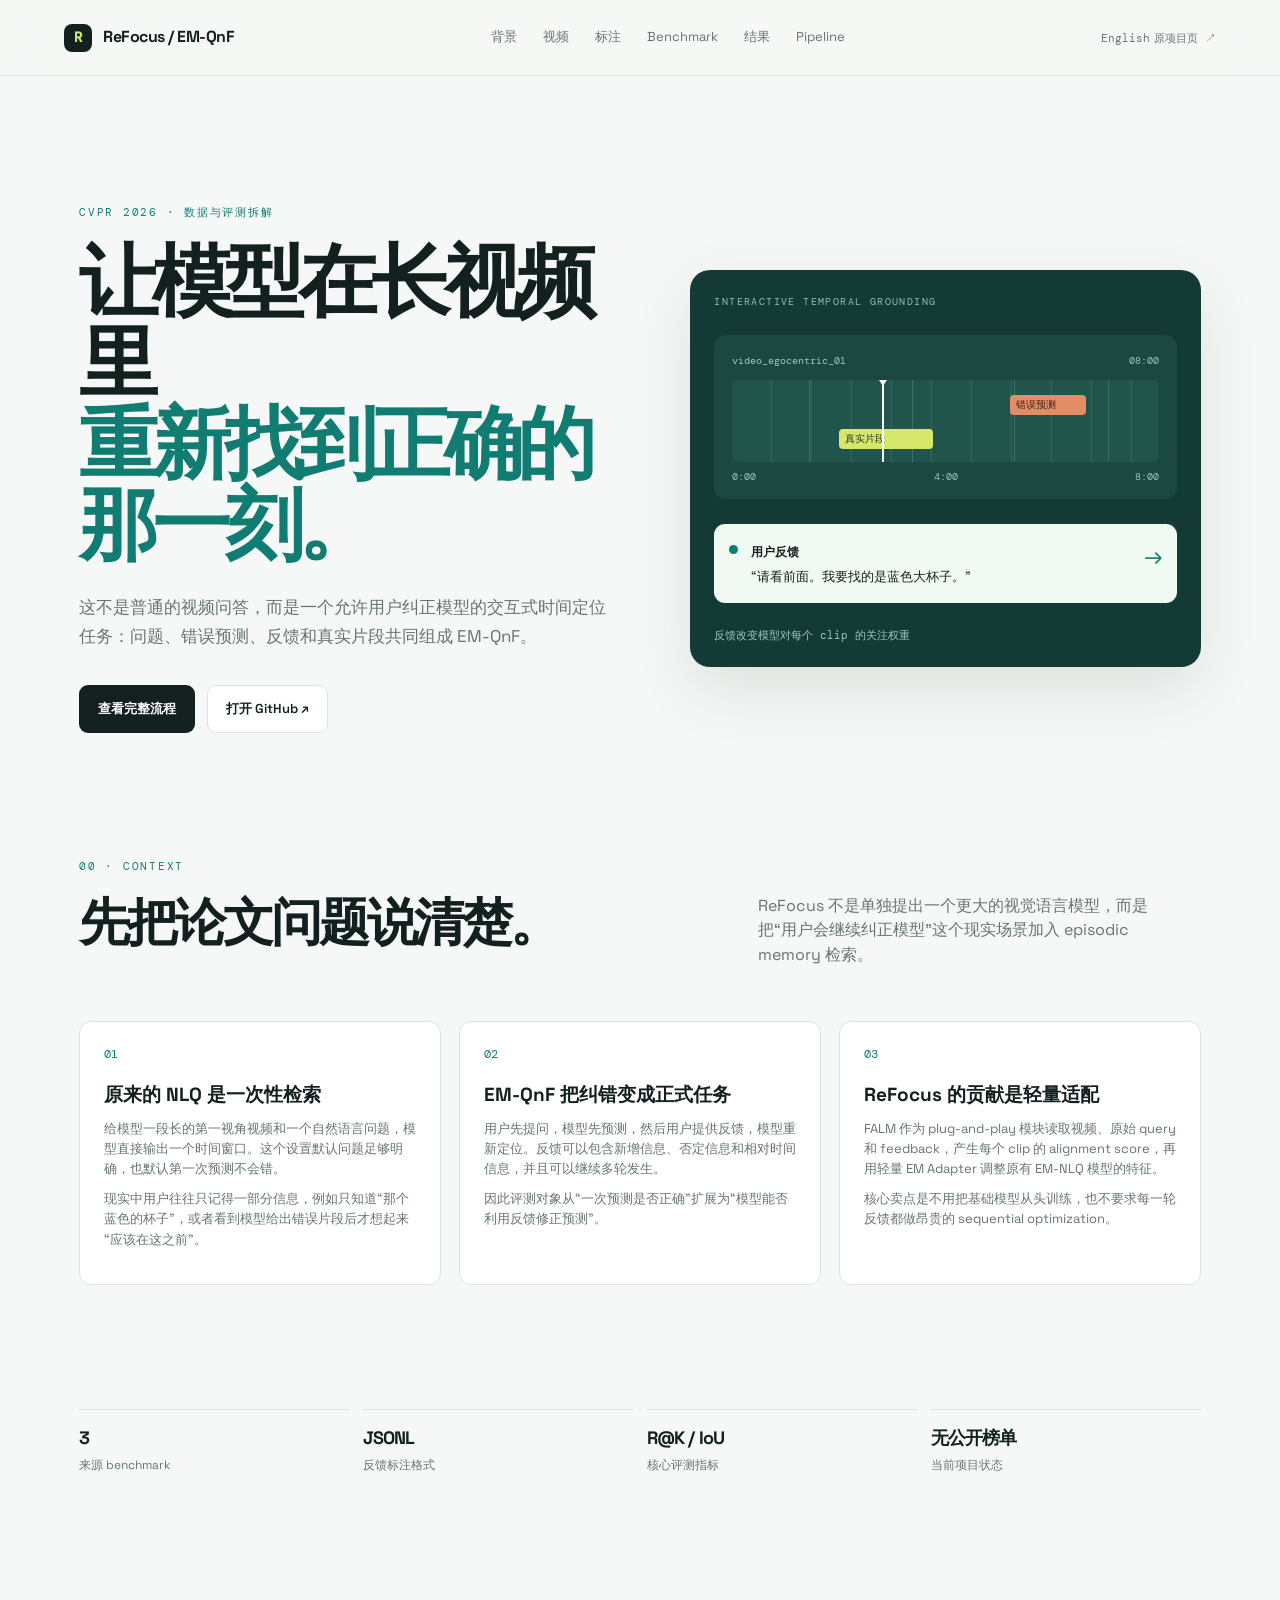
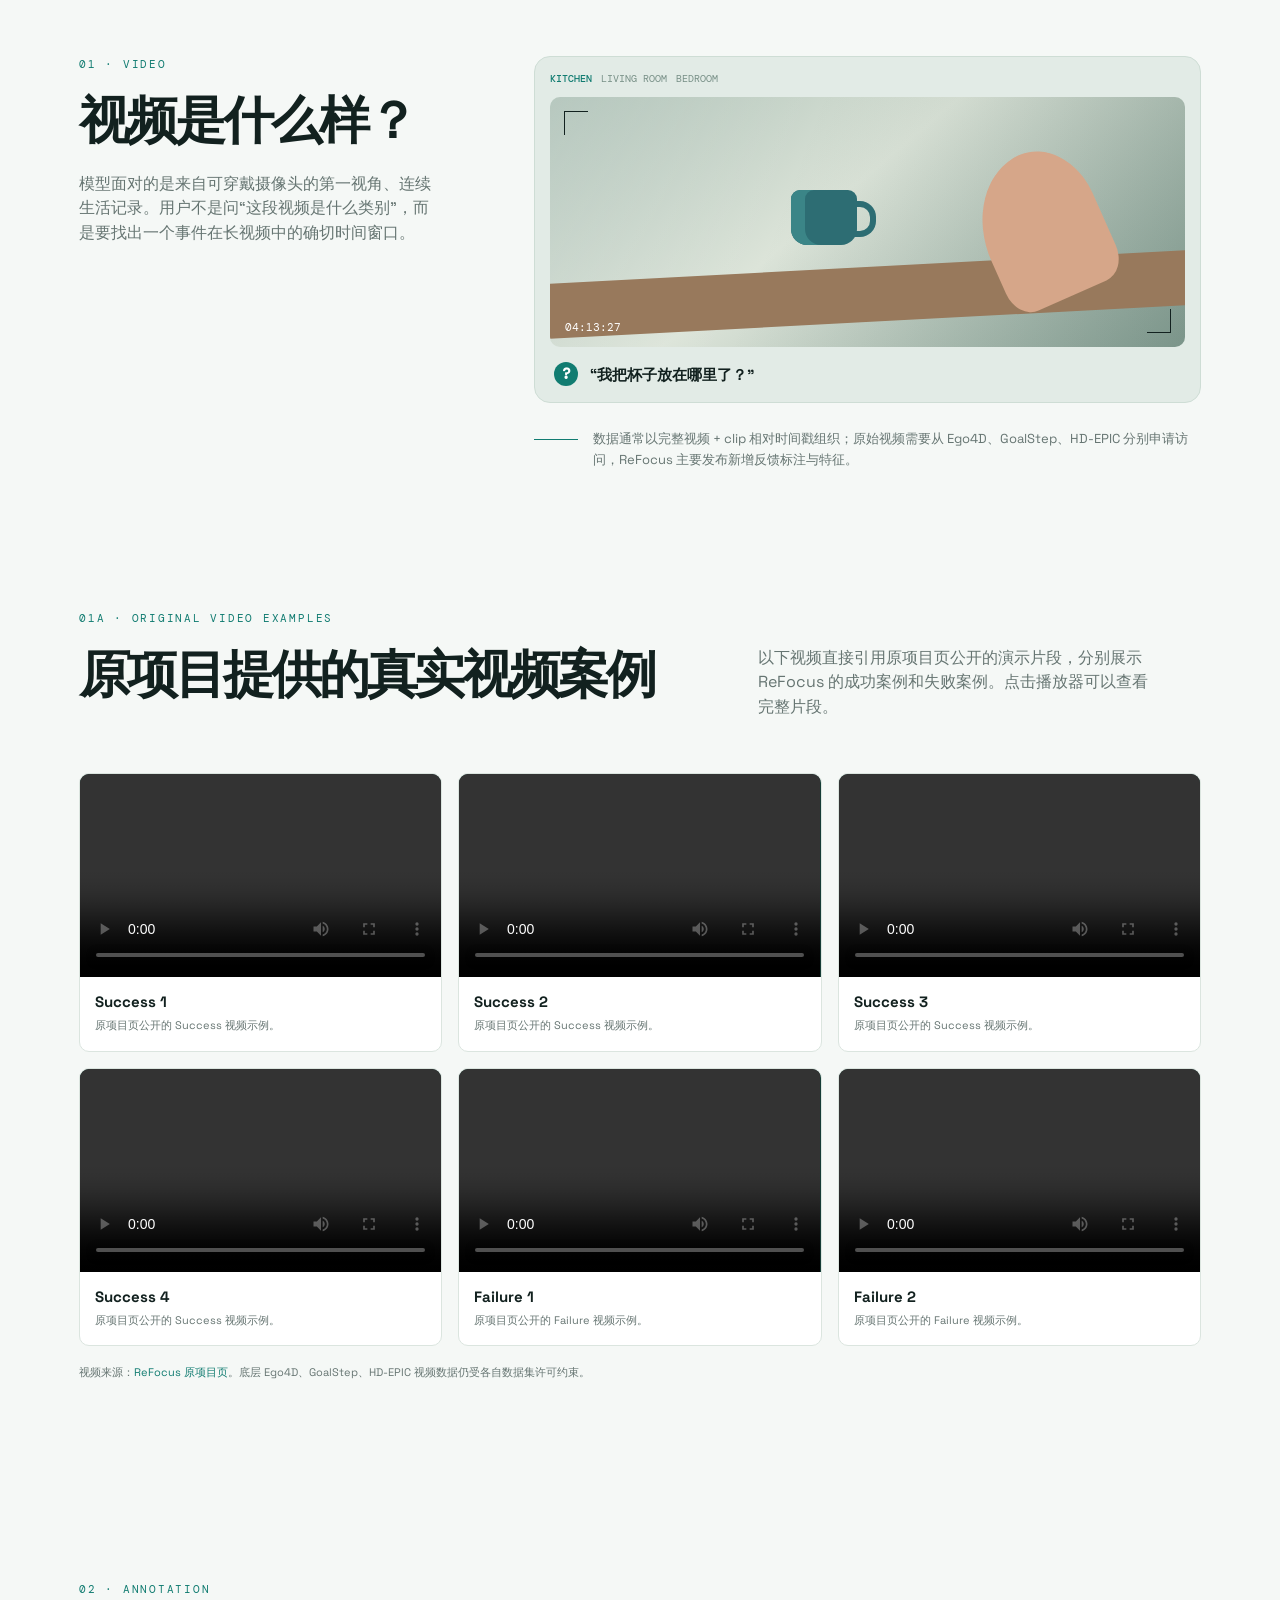
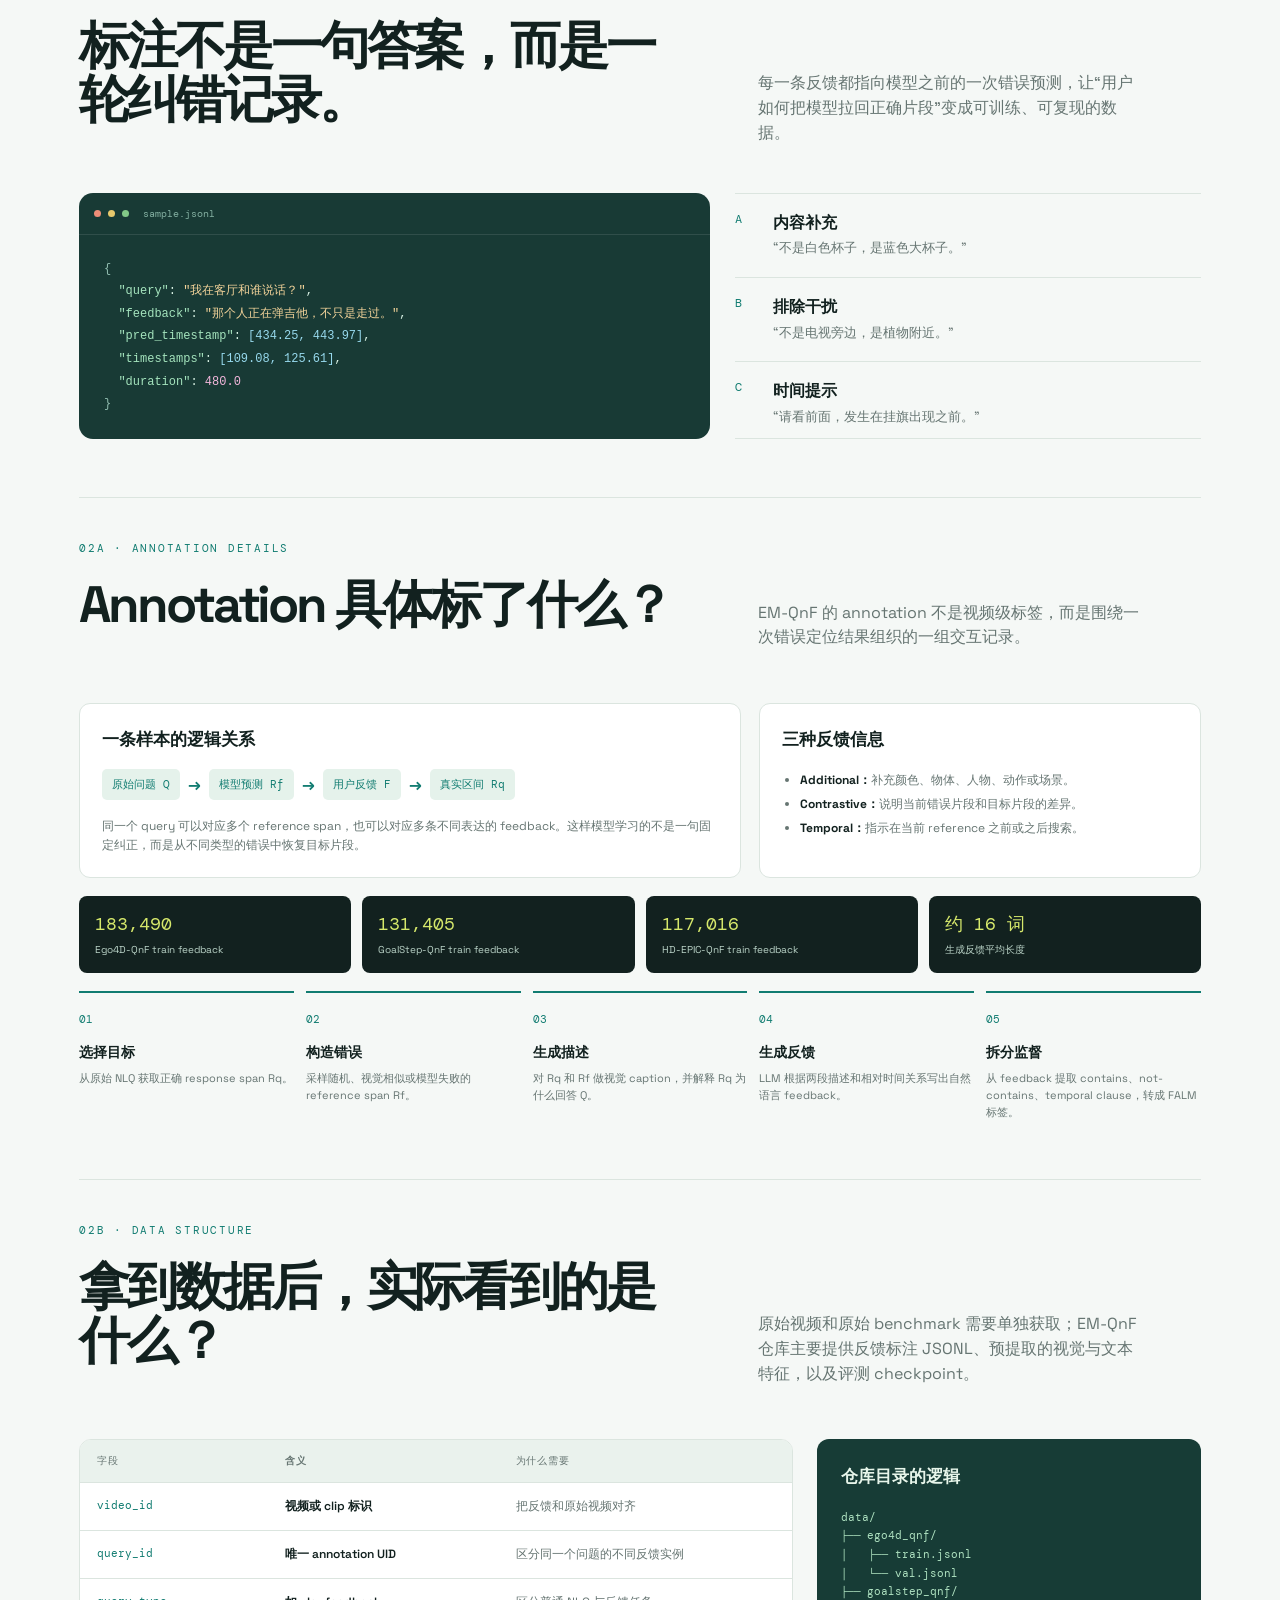
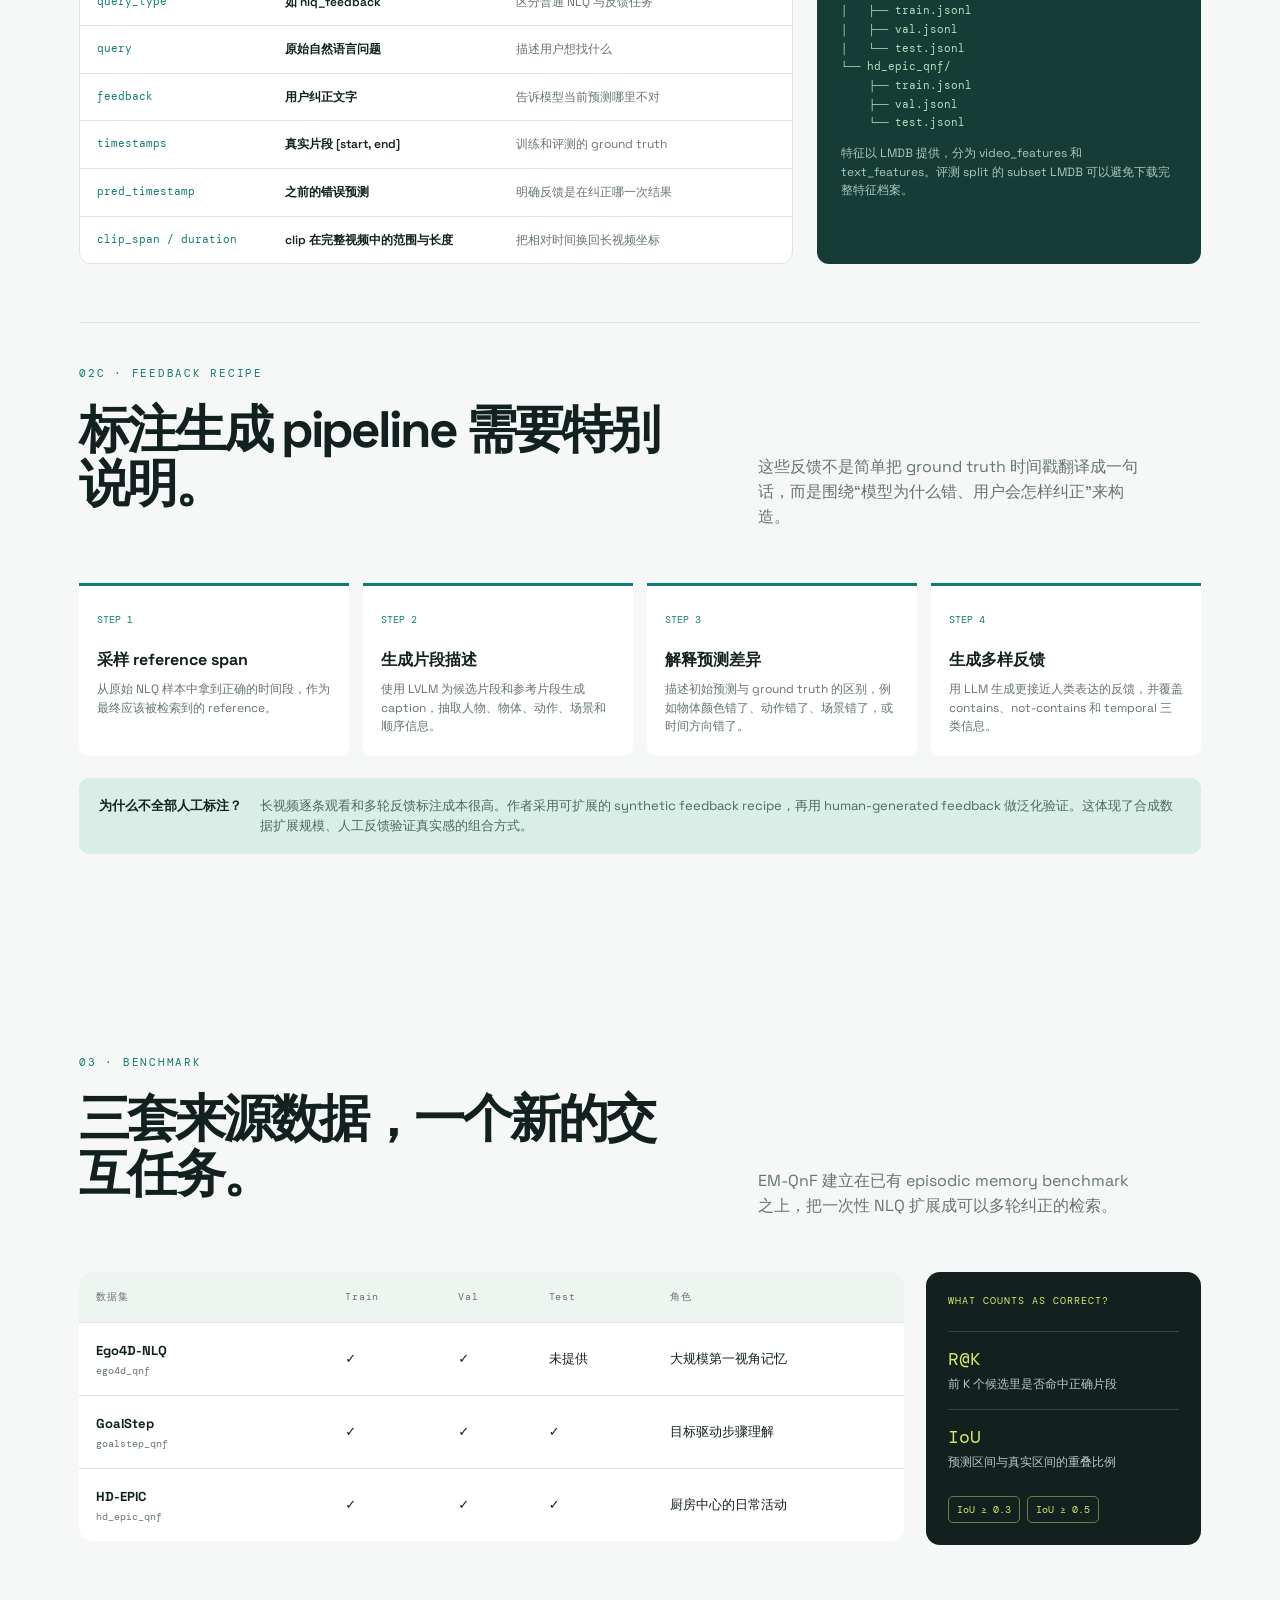
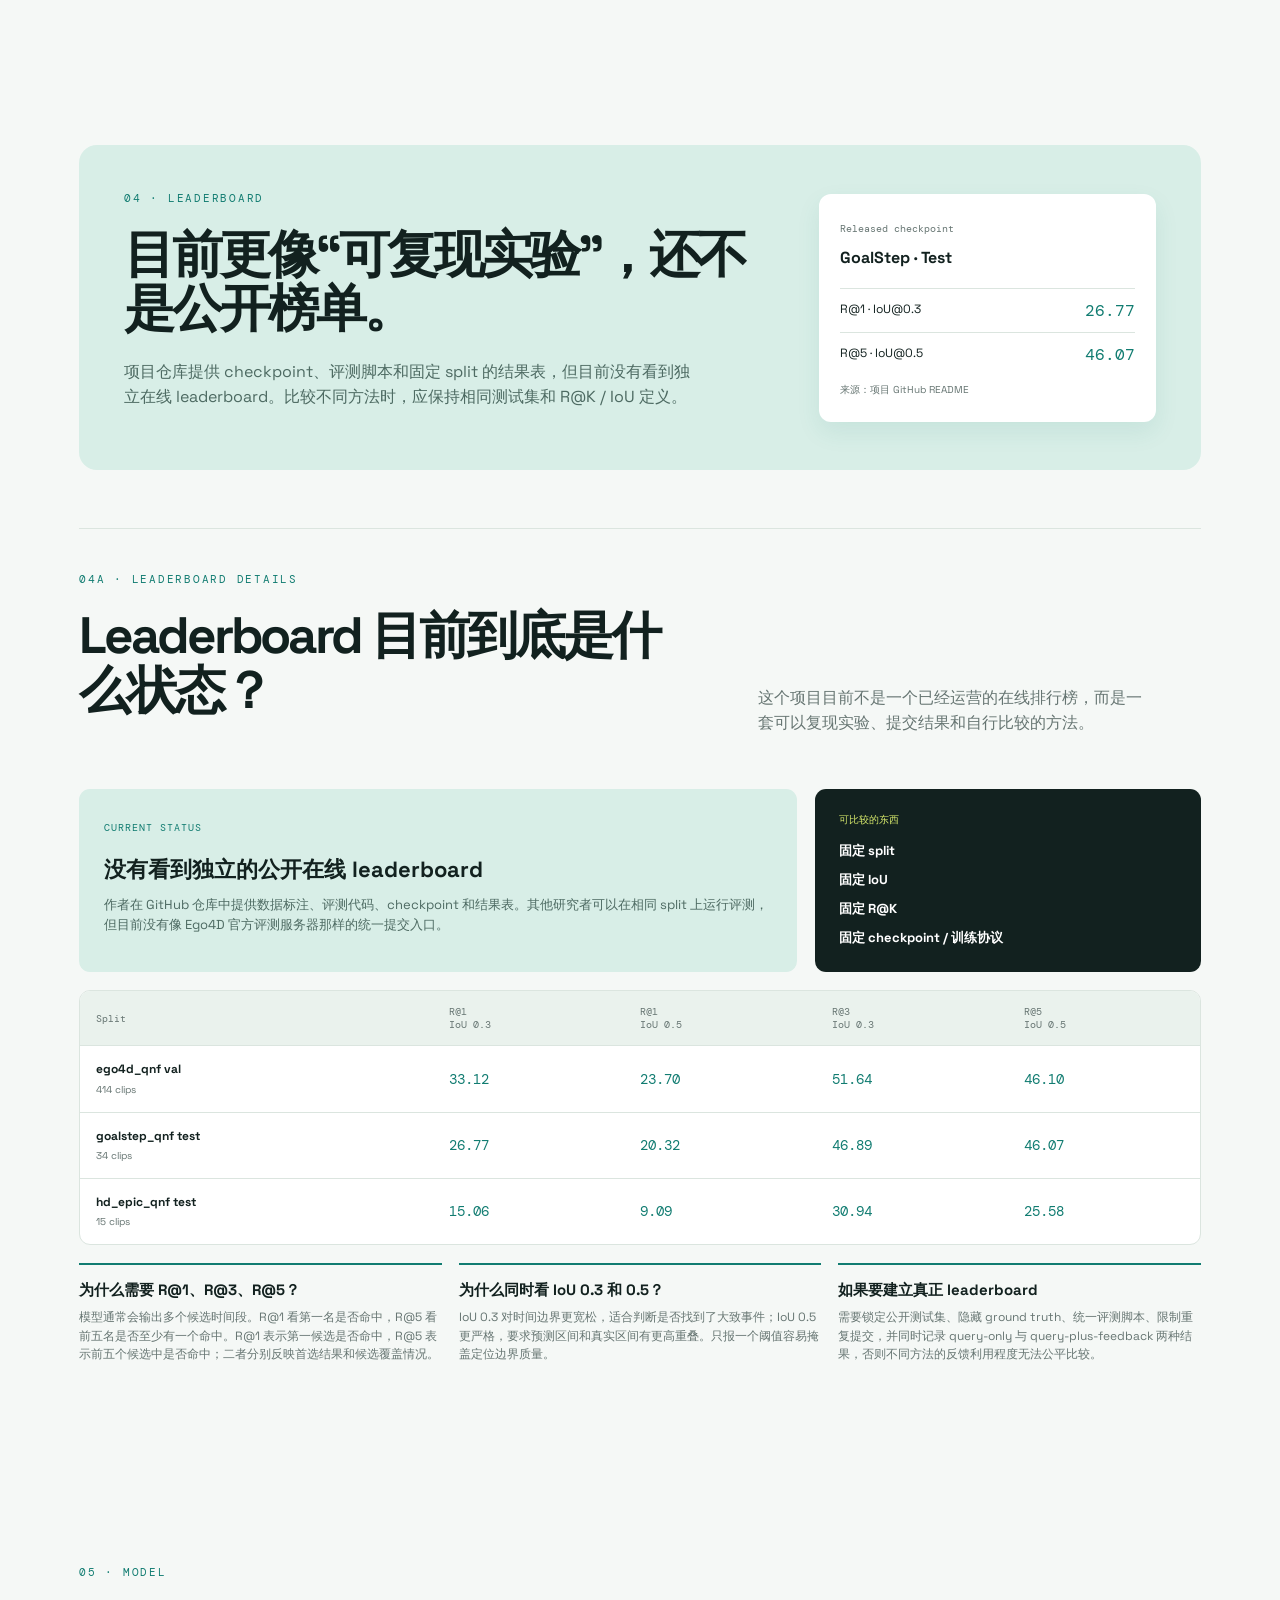
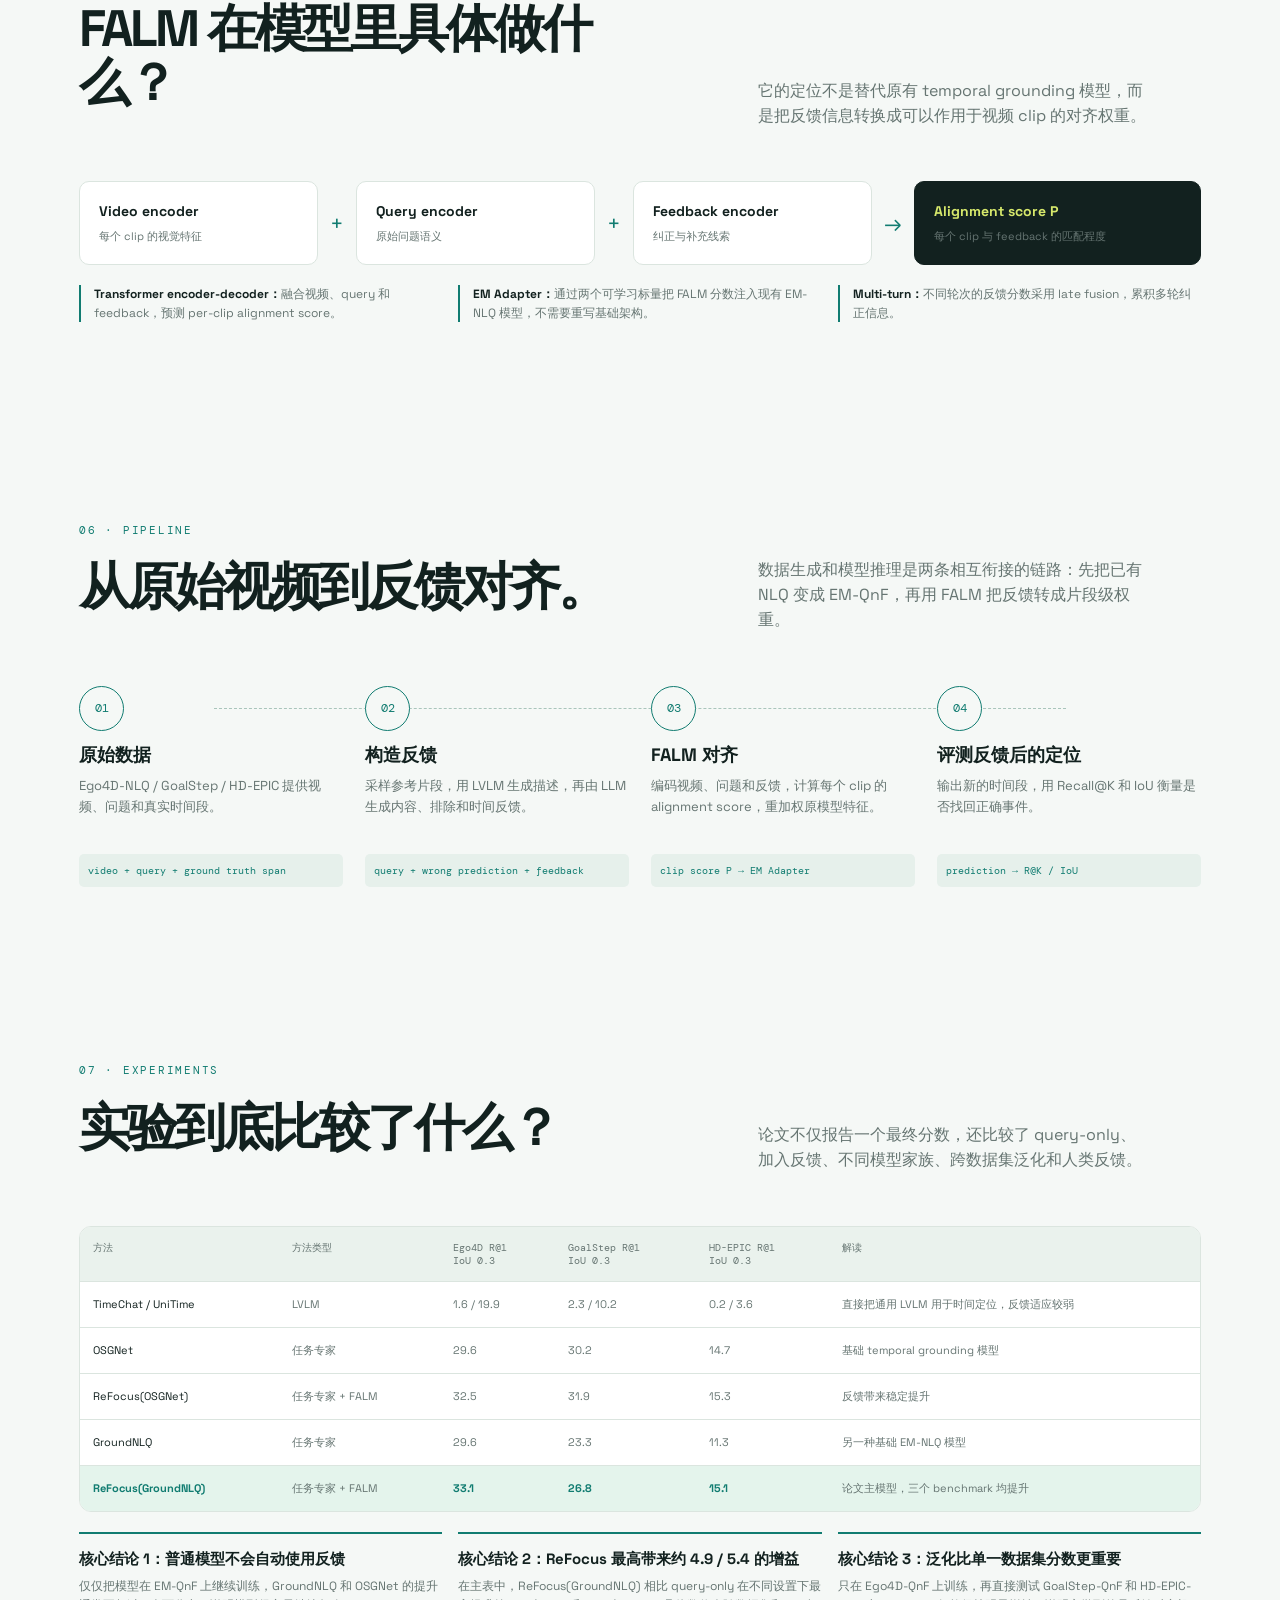
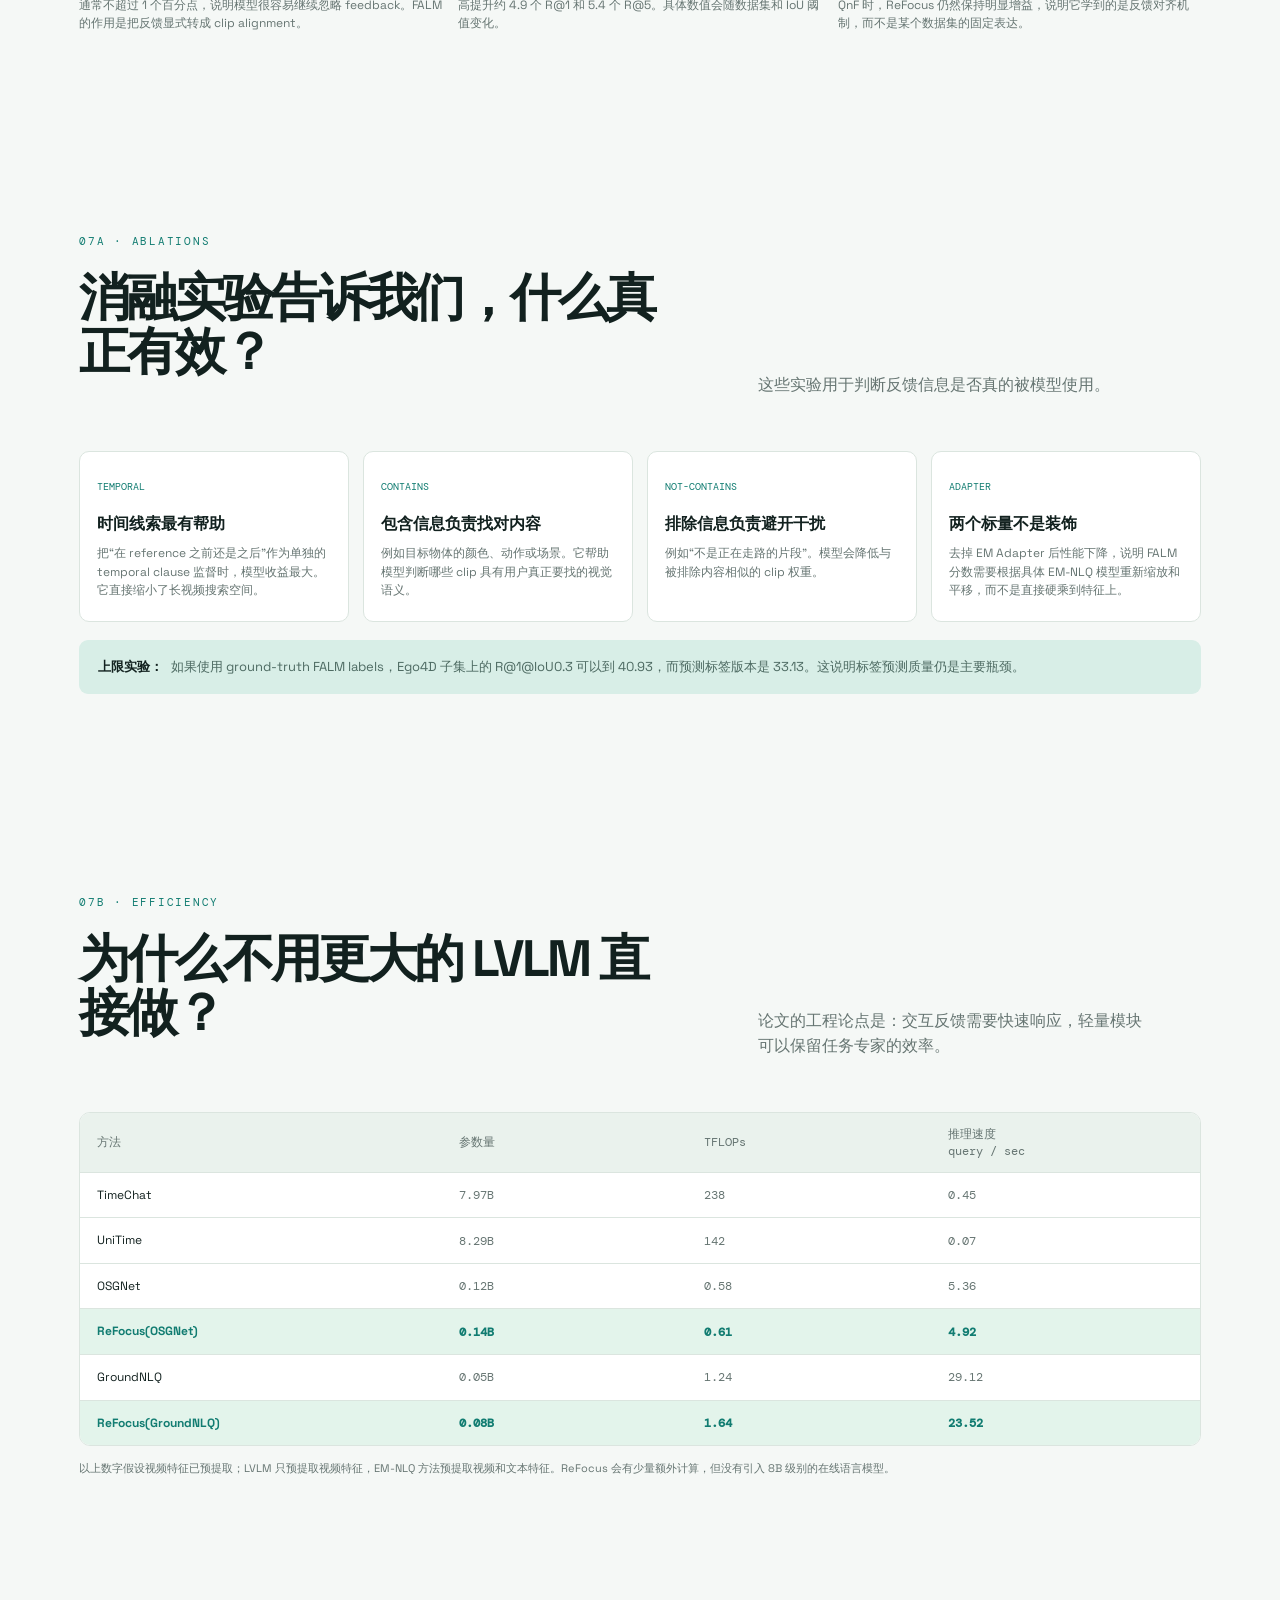
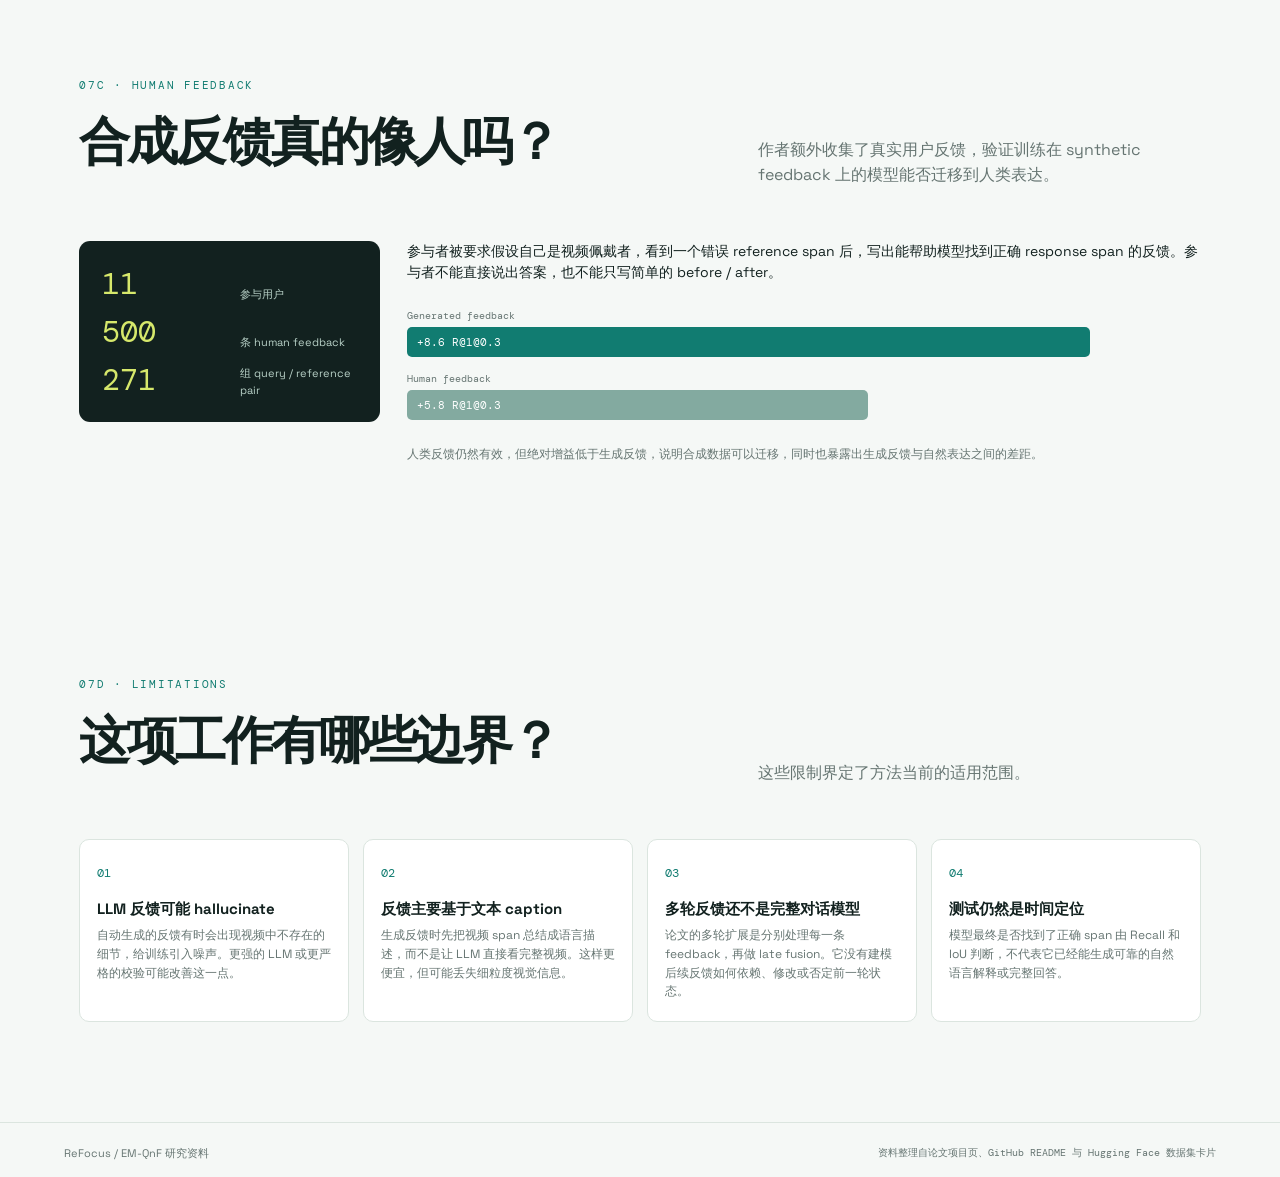
<file: index.html>
<!doctype html>
<html lang="zh-CN">
<head>
  <meta charset="utf-8" />
  <meta name="viewport" content="width=device-width, initial-scale=1" />
  <meta name="description" content="ReFocus / EM-QnF 数据、标注、benchmark、leaderboard 与 pipeline 解读。" />
  <title>ReFocus / EM-QnF 研究资料</title>
  <link rel="stylesheet" href="styles.css" />
</head>
<body>
  <div class="progress" aria-hidden="true"><span id="progressBar"></span></div>
  <header class="site-header">
    <a class="brand" href="#top" aria-label="返回首页"><span class="brand-mark">R</span><span>ReFocus / EM-QnF</span></a>
    <nav aria-label="页面导航">
      <a href="#context">背景</a><a href="#video">视频</a><a href="#annotation">标注</a><a href="#benchmark">Benchmark</a><a href="#results">结果</a><a href="#pipeline">Pipeline</a>
    </nav>
    <span><a class="source-link" href="en.html">English</a> <a class="source-link" href="https://nsubedi11.github.io/refocus/" target="_blank" rel="noreferrer">原项目页 <span aria-hidden="true">↗</span></a></span>
  </header>

  <main id="top">
    <section class="hero reveal">
      <div class="hero-copy">
        <p class="eyebrow">CVPR 2026 · 数据与评测拆解</p>
        <h1>让模型在长视频里<br /><em>重新找到正确的那一刻。</em></h1>
        <p class="hero-lede">这不是普通的视频问答，而是一个允许用户纠正模型的交互式时间定位任务：问题、错误预测、反馈和真实片段共同组成 EM-QnF。</p>
        <div class="hero-actions"><a class="button primary" href="#pipeline">查看完整流程</a><a class="button ghost" href="https://github.com/nsubedi11/CVPR26_ReFocus" target="_blank" rel="noreferrer">打开 GitHub <span>↗</span></a></div>
      </div>
      <div class="hero-visual" aria-label="交互式时间定位示意图">
        <div class="visual-label">INTERACTIVE TEMPORAL GROUNDING</div>
        <div class="timeline-shell"><div class="timeline-head"><span>video_egocentric_01</span><span>08:00</span></div><div class="timeline"><span class="tick t1"></span><span class="tick t2"></span><span class="tick t3"></span><span class="tick t4"></span><span class="range wrong">错误预测</span><span class="range right">真实片段</span><span class="playhead"></span></div><div class="timeline-foot"><span>0:00</span><span>4:00</span><span>8:00</span></div></div>
        <div class="feedback-card"><span class="feedback-dot"></span><div><strong>用户反馈</strong><p>“请看前面。我要找的是蓝色大杯子。”</p></div><span class="arrow">→</span></div>
        <div class="visual-caption">反馈改变模型对每个 clip 的关注权重</div>
      </div>
    </section>

    <section class="section context-section reveal" id="context"><div class="section-heading"><div><p class="eyebrow">00 · CONTEXT</p><h2>先把论文问题说清楚。</h2></div><p>ReFocus 不是单独提出一个更大的视觉语言模型，而是把“用户会继续纠正模型”这个现实场景加入 episodic memory 检索。</p></div><div class="context-grid"><article><span class="context-number">01</span><h3>原来的 NLQ 是一次性检索</h3><p>给模型一段长的第一视角视频和一个自然语言问题，模型直接输出一个时间窗口。这个设置默认问题足够明确，也默认第一次预测不会错。</p><p>现实中用户往往只记得一部分信息，例如只知道“那个蓝色的杯子”，或者看到模型给出错误片段后才想起来“应该在这之前”。</p></article><article><span class="context-number">02</span><h3>EM-QnF 把纠错变成正式任务</h3><p>用户先提问，模型先预测，然后用户提供反馈，模型重新定位。反馈可以包含新增信息、否定信息和相对时间信息，并且可以继续多轮发生。</p><p>因此评测对象从“一次预测是否正确”扩展为“模型能否利用反馈修正预测”。</p></article><article><span class="context-number">03</span><h3>ReFocus 的贡献是轻量适配</h3><p>FALM 作为 plug-and-play 模块读取视频、原始 query 和 feedback，产生每个 clip 的 alignment score，再用轻量 EM Adapter 调整原有 EM-NLQ 模型的特征。</p><p>核心卖点是不用把基础模型从头训练，也不要求每一轮反馈都做昂贵的 sequential optimization。</p></article></div></section>

    <section class="signal-row reveal" aria-label="关键事实"><div><strong>3</strong><span>来源 benchmark</span></div><div><strong>JSONL</strong><span>反馈标注格式</span></div><div><strong>R@K / IoU</strong><span>核心评测指标</span></div><div><strong>无公开榜单</strong><span>当前项目状态</span></div></section>

    <section class="section split reveal" id="video"><div class="section-intro"><p class="eyebrow">01 · VIDEO</p><h2>视频是什么样？</h2><p>模型面对的是来自可穿戴摄像头的第一视角、连续生活记录。用户不是问“这段视频是什么类别”，而是要找出一个事件在长视频中的确切时间窗口。</p></div><div class="content-stack"><div class="scene-card"><div class="scene-strip"><span class="scene active">KITCHEN</span><span class="scene">LIVING ROOM</span><span class="scene">BEDROOM</span></div><div class="scene-image"><div class="frame-corner tl"></div><div class="frame-corner br"></div><div class="object mug"></div><div class="object table"></div><div class="object hand"></div><span class="timestamp">04:13:27</span></div><div class="scene-question"><span class="q-mark">?</span><span>“我把杯子放在哪里了？”</span></div></div><div class="note"><span class="note-line"></span><p>数据通常以完整视频 + clip 相对时间戳组织；原始视频需要从 Ego4D、GoalStep、HD-EPIC 分别申请访问，ReFocus 主要发布新增反馈标注与特征。</p></div></div></section>

    <section class="section original-media reveal" id="original-media"><div class="section-heading"><div><p class="eyebrow">01A · ORIGINAL VIDEO EXAMPLES</p><h2>原项目提供的真实视频案例</h2></div><p>以下视频直接引用原项目页公开的演示片段，分别展示 ReFocus 的成功案例和失败案例。点击播放器可以查看完整片段。</p></div><div class="media-grid"><article><video controls preload="metadata"><source src="https://nsubedi11.github.io/refocus/static/clips/success1.mp4" type="video/mp4" /></video><h3>Success 1</h3><p>原项目页公开的 Success 视频示例。</p></article><article><video controls preload="metadata"><source src="https://nsubedi11.github.io/refocus/static/clips/success2.mp4" type="video/mp4" /></video><h3>Success 2</h3><p>原项目页公开的 Success 视频示例。</p></article><article><video controls preload="metadata"><source src="https://nsubedi11.github.io/refocus/static/clips/success3.mp4" type="video/mp4" /></video><h3>Success 3</h3><p>原项目页公开的 Success 视频示例。</p></article><article><video controls preload="metadata"><source src="https://nsubedi11.github.io/refocus/static/clips/success4.mp4" type="video/mp4" /></video><h3>Success 4</h3><p>原项目页公开的 Success 视频示例。</p></article><article><video controls preload="metadata"><source src="https://nsubedi11.github.io/refocus/static/clips/failure1.mp4" type="video/mp4" /></video><h3>Failure 1</h3><p>原项目页公开的 Failure 视频示例。</p></article><article><video controls preload="metadata"><source src="https://nsubedi11.github.io/refocus/static/clips/failure2.mp4" type="video/mp4" /></video><h3>Failure 2</h3><p>原项目页公开的 Failure 视频示例。</p></article></div><p class="media-source">视频来源：<a href="https://nsubedi11.github.io/refocus/" target="_blank" rel="noreferrer">ReFocus 原项目页</a>。底层 Ego4D、GoalStep、HD-EPIC 视频数据仍受各自数据集许可约束。</p></section>

    <section class="section annotation-combined reveal" id="annotation"><div class="section-heading"><div><p class="eyebrow">02 · ANNOTATION</p><h2>标注不是一句答案，而是一轮纠错记录。</h2></div><p>每一条反馈都指向模型之前的一次错误预测，让“用户如何把模型拉回正确片段”变成可训练、可复现的数据。</p></div><div class="annotation-grid"><div class="json-card"><div class="code-top"><span class="dot red"></span><span class="dot yellow"></span><span class="dot green"></span><span class="code-file">sample.jsonl</span></div><pre><code><span class="brace">{</span>
  <span class="key">"query"</span>: <span class="string">"我在客厅和谁说话？"</span>,
  <span class="key">"feedback"</span>: <span class="string">"那个人正在弹吉他，不只是走过。"</span>,
  <span class="key">"pred_timestamp"</span>: <span class="array">[434.25, 443.97]</span>,
  <span class="key">"timestamps"</span>: <span class="array">[109.08, 125.61]</span>,
  <span class="key">"duration"</span>: <span class="number">480.0</span>
<span class="brace">}</span></code></pre></div><div class="annotation-types"><article><span class="type-index">A</span><h3>内容补充</h3><p>“不是白色杯子，是蓝色大杯子。”</p></article><article><span class="type-index">B</span><h3>排除干扰</h3><p>“不是电视旁边，是植物附近。”</p></article><article><span class="type-index">C</span><h3>时间提示</h3><p>“请看前面，发生在挂旗出现之前。”</p></article></div></div><div class="section-heading"><div><p class="eyebrow">02A · ANNOTATION DETAILS</p><h2>Annotation 具体标了什么？</h2></div><p>EM-QnF 的 annotation 不是视频级标签，而是围绕一次错误定位结果组织的一组交互记录。</p></div><div class="annotation-deep-grid"><article><h3>一条样本的逻辑关系</h3><div class="relation"><span>原始问题 Q</span><b>→</b><span>模型预测 Rf</span><b>→</b><span>用户反馈 F</span><b>→</b><span>真实区间 Rq</span></div><p>同一个 query 可以对应多个 reference span，也可以对应多条不同表达的 feedback。这样模型学习的不是一句固定纠正，而是从不同类型的错误中恢复目标片段。</p></article><article><h3>三种反馈信息</h3><ul class="plain-list"><li><strong>Additional：</strong>补充颜色、物体、人物、动作或场景。</li><li><strong>Contrastive：</strong>说明当前错误片段和目标片段的差异。</li><li><strong>Temporal：</strong>指示在当前 reference 之前或之后搜索。</li></ul></article></div><div class="annotation-stats"><div><strong>183,490</strong><span>Ego4D-QnF train feedback</span></div><div><strong>131,405</strong><span>GoalStep-QnF train feedback</span></div><div><strong>117,016</strong><span>HD-EPIC-QnF train feedback</span></div><div><strong>约 16 词</strong><span>生成反馈平均长度</span></div></div><div class="annotation-process"><div><span>01</span><h3>选择目标</h3><p>从原始 NLQ 获取正确 response span Rq。</p></div><div><span>02</span><h3>构造错误</h3><p>采样随机、视觉相似或模型失败的 reference span Rf。</p></div><div><span>03</span><h3>生成描述</h3><p>对 Rq 和 Rf 做视觉 caption，并解释 Rq 为什么回答 Q。</p></div><div><span>04</span><h3>生成反馈</h3><p>LLM 根据两段描述和相对时间关系写出自然语言 feedback。</p></div><div><span>05</span><h3>拆分监督</h3><p>从 feedback 提取 contains、not-contains、temporal clause，转成 FALM 标签。</p></div></div><div class="section-heading"><div><p class="eyebrow">02B · DATA STRUCTURE</p><h2>拿到数据后，实际看到的是什么？</h2></div><p>原始视频和原始 benchmark 需要单独获取；EM-QnF 仓库主要提供反馈标注 JSONL、预提取的视觉与文本特征，以及评测 checkpoint。</p></div><div class="data-layout"><div class="field-table"><div class="field-row field-head"><span>字段</span><span>含义</span><span>为什么需要</span></div><div class="field-row"><code>video_id</code><span>视频或 clip 标识</span><span>把反馈和原始视频对齐</span></div><div class="field-row"><code>query_id</code><span>唯一 annotation UID</span><span>区分同一个问题的不同反馈实例</span></div><div class="field-row"><code>query_type</code><span>如 nlq_feedback</span><span>区分普通 NLQ 与反馈任务</span></div><div class="field-row"><code>query</code><span>原始自然语言问题</span><span>描述用户想找什么</span></div><div class="field-row"><code>feedback</code><span>用户纠正文字</span><span>告诉模型当前预测哪里不对</span></div><div class="field-row"><code>timestamps</code><span>真实片段 [start, end]</span><span>训练和评测的 ground truth</span></div><div class="field-row"><code>pred_timestamp</code><span>之前的错误预测</span><span>明确反馈是在纠正哪一次结果</span></div><div class="field-row"><code>clip_span / duration</code><span>clip 在完整视频中的范围与长度</span><span>把相对时间换回长视频坐标</span></div></div><aside class="data-aside"><h3>仓库目录的逻辑</h3><pre>data/
├── ego4d_qnf/
│   ├── train.jsonl
│   └── val.jsonl
├── goalstep_qnf/
│   ├── train.jsonl
│   ├── val.jsonl
│   └── test.jsonl
└── hd_epic_qnf/
    ├── train.jsonl
    ├── val.jsonl
    └── test.jsonl</pre><p>特征以 LMDB 提供，分为 video_features 和 text_features。评测 split 的 subset LMDB 可以避免下载完整特征档案。</p></aside></div><div class="section-heading"><div><p class="eyebrow">02C · FEEDBACK RECIPE</p><h2>标注生成 pipeline 需要特别说明。</h2></div><p>这些反馈不是简单把 ground truth 时间戳翻译成一句话，而是围绕“模型为什么错、用户会怎样纠正”来构造。</p></div><div class="recipe-grid"><article><span>STEP 1</span><h3>采样 reference span</h3><p>从原始 NLQ 样本中拿到正确的时间段，作为最终应该被检索到的 reference。</p></article><article><span>STEP 2</span><h3>生成片段描述</h3><p>使用 LVLM 为候选片段和参考片段生成 caption，抽取人物、物体、动作、场景和顺序信息。</p></article><article><span>STEP 3</span><h3>解释预测差异</h3><p>描述初始预测与 ground truth 的区别，例如物体颜色错了、动作错了、场景错了，或时间方向错了。</p></article><article><span>STEP 4</span><h3>生成多样反馈</h3><p>用 LLM 生成更接近人类表达的反馈，并覆盖 contains、not-contains 和 temporal 三类信息。</p></article></div><div class="callout"><strong>为什么不全部人工标注？</strong><span>长视频逐条观看和多轮反馈标注成本很高。作者采用可扩展的 synthetic feedback recipe，再用 human-generated feedback 做泛化验证。这体现了合成数据扩展规模、人工反馈验证真实感的组合方式。</span></div></section>


    <section class="section reveal" id="benchmark"><div class="section-heading"><div><p class="eyebrow">03 · BENCHMARK</p><h2>三套来源数据，一个新的交互任务。</h2></div><p>EM-QnF 建立在已有 episodic memory benchmark 之上，把一次性 NLQ 扩展成可以多轮纠正的检索。</p></div><div class="benchmark-layout"><div class="benchmark-table-wrap"><table><thead><tr><th>数据集</th><th>Train</th><th>Val</th><th>Test</th><th>角色</th></tr></thead><tbody><tr><td><strong>Ego4D-NLQ</strong><small>ego4d_qnf</small></td><td>✓</td><td>✓</td><td>未提供</td><td>大规模第一视角记忆</td></tr><tr><td><strong>GoalStep</strong><small>goalstep_qnf</small></td><td>✓</td><td>✓</td><td>✓</td><td>目标驱动步骤理解</td></tr><tr><td><strong>HD-EPIC</strong><small>hd_epic_qnf</small></td><td>✓</td><td>✓</td><td>✓</td><td>厨房中心的日常活动</td></tr></tbody></table></div><div class="metric-panel"><p class="metric-kicker">WHAT COUNTS AS CORRECT?</p><div class="metric"><strong>R@K</strong><span>前 K 个候选里是否命中正确片段</span></div><div class="metric"><strong>IoU</strong><span>预测区间与真实区间的重叠比例</span></div><div class="metric-tags"><span>IoU ≥ 0.3</span><span>IoU ≥ 0.5</span></div></div></div></section>
    <section class="section leaderboard-combined reveal" id="leaderboard"><div class="leaderboard-banner"><div><p class="eyebrow">04 · LEADERBOARD</p><h2>目前更像“可复现实验”，还不是公开榜单。</h2><p>项目仓库提供 checkpoint、评测脚本和固定 split 的结果表，但目前没有看到独立在线 leaderboard。比较不同方法时，应保持相同测试集和 R@K / IoU 定义。</p></div><div class="result-card"><span>Released checkpoint</span><strong>GoalStep · Test</strong><div class="result-row"><span>R@1 · IoU@0.3</span><b>26.77</b></div><div class="result-row"><span>R@5 · IoU@0.5</span><b>46.07</b></div><small>来源：项目 GitHub README</small></div></div><div class="section-heading"><div><p class="eyebrow">04A · LEADERBOARD DETAILS</p><h2>Leaderboard 目前到底是什么状态？</h2></div><p>这个项目目前不是一个已经运营的在线排行榜，而是一套可以复现实验、提交结果和自行比较的方法。</p></div><div class="leaderboard-status"><div class="status-main"><span class="status-badge">CURRENT STATUS</span><h3>没有看到独立的公开在线 leaderboard</h3><p>作者在 GitHub 仓库中提供数据标注、评测代码、checkpoint 和结果表。其他研究者可以在相同 split 上运行评测，但目前没有像 Ego4D 官方评测服务器那样的统一提交入口。</p></div><div class="status-side"><span>可比较的东西</span><strong>固定 split</strong><strong>固定 IoU</strong><strong>固定 R@K</strong><strong>固定 checkpoint / 训练协议</strong></div></div><div class="leaderboard-table-wrap"><table class="leaderboard-table"><thead><tr><th>Split</th><th>R@1<br />IoU 0.3</th><th>R@1<br />IoU 0.5</th><th>R@3<br />IoU 0.3</th><th>R@5<br />IoU 0.5</th></tr></thead><tbody><tr><td><strong>ego4d_qnf val</strong><small>414 clips</small></td><td>33.12</td><td>23.70</td><td>51.64</td><td>46.10</td></tr><tr><td><strong>goalstep_qnf test</strong><small>34 clips</small></td><td>26.77</td><td>20.32</td><td>46.89</td><td>46.07</td></tr><tr><td><strong>hd_epic_qnf test</strong><small>15 clips</small></td><td>15.06</td><td>9.09</td><td>30.94</td><td>25.58</td></tr></tbody></table></div><div class="leaderboard-explain"><article><h3>为什么需要 R@1、R@3、R@5？</h3><p>模型通常会输出多个候选时间段。R@1 看第一名是否命中，R@5 看前五名是否至少有一个命中。R@1 表示第一候选是否命中，R@5 表示前五个候选中是否命中；二者分别反映首选结果和候选覆盖情况。</p></article><article><h3>为什么同时看 IoU 0.3 和 0.5？</h3><p>IoU 0.3 对时间边界更宽松，适合判断是否找到了大致事件；IoU 0.5 更严格，要求预测区间和真实区间有更高重叠。只报一个阈值容易掩盖定位边界质量。</p></article><article><h3>如果要建立真正 leaderboard</h3><p>需要锁定公开测试集、隐藏 ground truth、统一评测脚本、限制重复提交，并同时记录 query-only 与 query-plus-feedback 两种结果，否则不同方法的反馈利用程度无法公平比较。</p></article></div></section>

    <section class="section model-section reveal"><div class="section-heading"><div><p class="eyebrow">05 · MODEL</p><h2>FALM 在模型里具体做什么？</h2></div><p>它的定位不是替代原有 temporal grounding 模型，而是把反馈信息转换成可以作用于视频 clip 的对齐权重。</p></div><div class="model-flow"><div><b>Video encoder</b><span>每个 clip 的视觉特征</span></div><i>+</i><div><b>Query encoder</b><span>原始问题语义</span></div><i>+</i><div><b>Feedback encoder</b><span>纠正与补充线索</span></div><i>→</i><div class="model-output"><b>Alignment score P</b><span>每个 clip 与 feedback 的匹配程度</span></div></div><div class="model-notes"><p><strong>Transformer encoder-decoder：</strong>融合视频、query 和 feedback，预测 per-clip alignment score。</p><p><strong>EM Adapter：</strong>通过两个可学习标量把 FALM 分数注入现有 EM-NLQ 模型，不需要重写基础架构。</p><p><strong>Multi-turn：</strong>不同轮次的反馈分数采用 late fusion，累积多轮纠正信息。</p></div></section>

    <section class="section pipeline-section reveal" id="pipeline"><div class="section-heading"><div><p class="eyebrow">06 · PIPELINE</p><h2>从原始视频到反馈对齐。</h2></div><p>数据生成和模型推理是两条相互衔接的链路：先把已有 NLQ 变成 EM-QnF，再用 FALM 把反馈转成片段级权重。</p></div><div class="pipeline"><div class="pipeline-line"></div><article class="step"><span class="step-no">01</span><div><h3>原始数据</h3><p>Ego4D-NLQ / GoalStep / HD-EPIC 提供视频、问题和真实时间段。</p><code>video + query + ground truth span</code></div></article><article class="step"><span class="step-no">02</span><div><h3>构造反馈</h3><p>采样参考片段，用 LVLM 生成描述，再由 LLM 生成内容、排除和时间反馈。</p><code>query + wrong prediction + feedback</code></div></article><article class="step"><span class="step-no">03</span><div><h3>FALM 对齐</h3><p>编码视频、问题和反馈，计算每个 clip 的 alignment score，重加权原模型特征。</p><code>clip score P → EM Adapter</code></div></article><article class="step"><span class="step-no">04</span><div><h3>评测反馈后的定位</h3><p>输出新的时间段，用 Recall@K 和 IoU 衡量是否找回正确事件。</p><code>prediction → R@K / IoU</code></div></article></div></section>

    <section class="section results-section reveal" id="results"><div class="section-heading"><div><p class="eyebrow">07 · EXPERIMENTS</p><h2>实验到底比较了什么？</h2></div><p>论文不仅报告一个最终分数，还比较了 query-only、加入反馈、不同模型家族、跨数据集泛化和人类反馈。</p></div><div class="results-table-wrap"><table class="results-table"><thead><tr><th>方法</th><th>方法类型</th><th>Ego4D R@1<br />IoU 0.3</th><th>GoalStep R@1<br />IoU 0.3</th><th>HD-EPIC R@1<br />IoU 0.3</th><th>解读</th></tr></thead><tbody><tr><td>TimeChat / UniTime</td><td>LVLM</td><td>1.6 / 19.9</td><td>2.3 / 10.2</td><td>0.2 / 3.6</td><td>直接把通用 LVLM 用于时间定位，反馈适应较弱</td></tr><tr><td>OSGNet</td><td>任务专家</td><td>29.6</td><td>30.2</td><td>14.7</td><td>基础 temporal grounding 模型</td></tr><tr><td>ReFocus(OSGNet)</td><td>任务专家 + FALM</td><td>32.5</td><td>31.9</td><td>15.3</td><td>反馈带来稳定提升</td></tr><tr><td>GroundNLQ</td><td>任务专家</td><td>29.6</td><td>23.3</td><td>11.3</td><td>另一种基础 EM-NLQ 模型</td></tr><tr class="highlight-row"><td>ReFocus(GroundNLQ)</td><td>任务专家 + FALM</td><td>33.1</td><td>26.8</td><td>15.1</td><td>论文主模型，三个 benchmark 均提升</td></tr></tbody></table></div><div class="result-reading"><article><h3>核心结论 1：普通模型不会自动使用反馈</h3><p>仅仅把模型在 EM-QnF 上继续训练，GroundNLQ 和 OSGNet 的提升通常不超过 1 个百分点，说明模型很容易继续忽略 feedback。FALM 的作用是把反馈显式转成 clip alignment。</p></article><article><h3>核心结论 2：ReFocus 最高带来约 4.9 / 5.4 的增益</h3><p>在主表中，ReFocus(GroundNLQ) 相比 query-only 在不同设置下最高提升约 4.9 个 R@1 和 5.4 个 R@5。具体数值会随数据集和 IoU 阈值变化。</p></article><article><h3>核心结论 3：泛化比单一数据集分数更重要</h3><p>只在 Ego4D-QnF 上训练，再直接测试 GoalStep-QnF 和 HD-EPIC-QnF 时，ReFocus 仍然保持明显增益，说明它学到的是反馈对齐机制，而不是某个数据集的固定表达。</p></article></div></section>

    <section class="section analysis-section reveal"><div class="section-heading"><div><p class="eyebrow">07A · ABLATIONS</p><h2>消融实验告诉我们，什么真正有效？</h2></div><p>这些实验用于判断反馈信息是否真的被模型使用。</p></div><div class="ablation-grid"><article><span class="ablation-tag">TEMPORAL</span><h3>时间线索最有帮助</h3><p>把“在 reference 之前还是之后”作为单独的 temporal clause 监督时，模型收益最大。它直接缩小了长视频搜索空间。</p></article><article><span class="ablation-tag">CONTAINS</span><h3>包含信息负责找对内容</h3><p>例如目标物体的颜色、动作或场景。它帮助模型判断哪些 clip 具有用户真正要找的视觉语义。</p></article><article><span class="ablation-tag">NOT-CONTAINS</span><h3>排除信息负责避开干扰</h3><p>例如“不是正在走路的片段”。模型会降低与被排除内容相似的 clip 权重。</p></article><article><span class="ablation-tag">ADAPTER</span><h3>两个标量不是装饰</h3><p>去掉 EM Adapter 后性能下降，说明 FALM 分数需要根据具体 EM-NLQ 模型重新缩放和平移，而不是直接硬乘到特征上。</p></article></div><div class="ablation-note"><strong>上限实验：</strong><span>如果使用 ground-truth FALM labels，Ego4D 子集上的 R@1@IoU0.3 可以到 40.93，而预测标签版本是 33.13。这说明标签预测质量仍是主要瓶颈。</span></div></section>

    <section class="section efficiency-section reveal"><div class="section-heading"><div><p class="eyebrow">07B · EFFICIENCY</p><h2>为什么不用更大的 LVLM 直接做？</h2></div><p>论文的工程论点是：交互反馈需要快速响应，轻量模块可以保留任务专家的效率。</p></div><div class="efficiency-grid"><div class="efficiency-head"><span>方法</span><span>参数量</span><span>TFLOPs</span><span>推理速度<br />query / sec</span></div><div><span>TimeChat</span><b>7.97B</b><b>238</b><b>0.45</b></div><div><span>UniTime</span><b>8.29B</b><b>142</b><b>0.07</b></div><div><span>OSGNet</span><b>0.12B</b><b>0.58</b><b>5.36</b></div><div class="efficiency-highlight"><span>ReFocus(OSGNet)</span><b>0.14B</b><b>0.61</b><b>4.92</b></div><div><span>GroundNLQ</span><b>0.05B</b><b>1.24</b><b>29.12</b></div><div class="efficiency-highlight"><span>ReFocus(GroundNLQ)</span><b>0.08B</b><b>1.64</b><b>23.52</b></div></div><p class="footnote">以上数字假设视频特征已预提取；LVLM 只预提取视频特征，EM-NLQ 方法预提取视频和文本特征。ReFocus 会有少量额外计算，但没有引入 8B 级别的在线语言模型。</p></section>

    <section class="section human-section reveal"><div class="section-heading"><div><p class="eyebrow">07C · HUMAN FEEDBACK</p><h2>合成反馈真的像人吗？</h2></div><p>作者额外收集了真实用户反馈，验证训练在 synthetic feedback 上的模型能否迁移到人类表达。</p></div><div class="human-layout"><div class="human-stat"><strong>11</strong><span>参与用户</span><strong>500</strong><span>条 human feedback</span><strong>271</strong><span>组 query / reference pair</span></div><div><p>参与者被要求假设自己是视频佩戴者，看到一个错误 reference span 后，写出能帮助模型找到正确 response span 的反馈。参与者不能直接说出答案，也不能只写简单的 before / after。</p><div class="human-bars"><div><label>Generated feedback</label><span style="width:86%">+8.6 R@1@0.3</span></div><div><label>Human feedback</label><span style="width:58%">+5.8 R@1@0.3</span></div></div><p class="muted-note">人类反馈仍然有效，但绝对增益低于生成反馈，说明合成数据可以迁移，同时也暴露出生成反馈与自然表达之间的差距。</p></div></div></section>

    <section class="section limitations-section reveal"><div class="section-heading"><div><p class="eyebrow">07D · LIMITATIONS</p><h2>这项工作有哪些边界？</h2></div><p>这些限制界定了方法当前的适用范围。</p></div><div class="limitations-grid"><article><b>01</b><h3>LLM 反馈可能 hallucinate</h3><p>自动生成的反馈有时会出现视频中不存在的细节，给训练引入噪声。更强的 LLM 或更严格的校验可能改善这一点。</p></article><article><b>02</b><h3>反馈主要基于文本 caption</h3><p>生成反馈时先把视频 span 总结成语言描述，而不是让 LLM 直接看完整视频。这样更便宜，但可能丢失细粒度视觉信息。</p></article><article><b>03</b><h3>多轮反馈还不是完整对话模型</h3><p>论文的多轮扩展是分别处理每一条 feedback，再做 late fusion。它没有建模后续反馈如何依赖、修改或否定前一轮状态。</p></article><article><b>04</b><h3>测试仍然是时间定位</h3><p>模型最终是否找到了正确 span 由 Recall 和 IoU 判断，不代表它已经能生成可靠的自然语言解释或完整回答。</p></article></div></section>


  </main>
  <footer><span>ReFocus / EM-QnF 研究资料</span><span>资料整理自论文项目页、GitHub README 与 Hugging Face 数据集卡片</span></footer>
  <script src="script.js"></script>
</body>
</html>
</file>
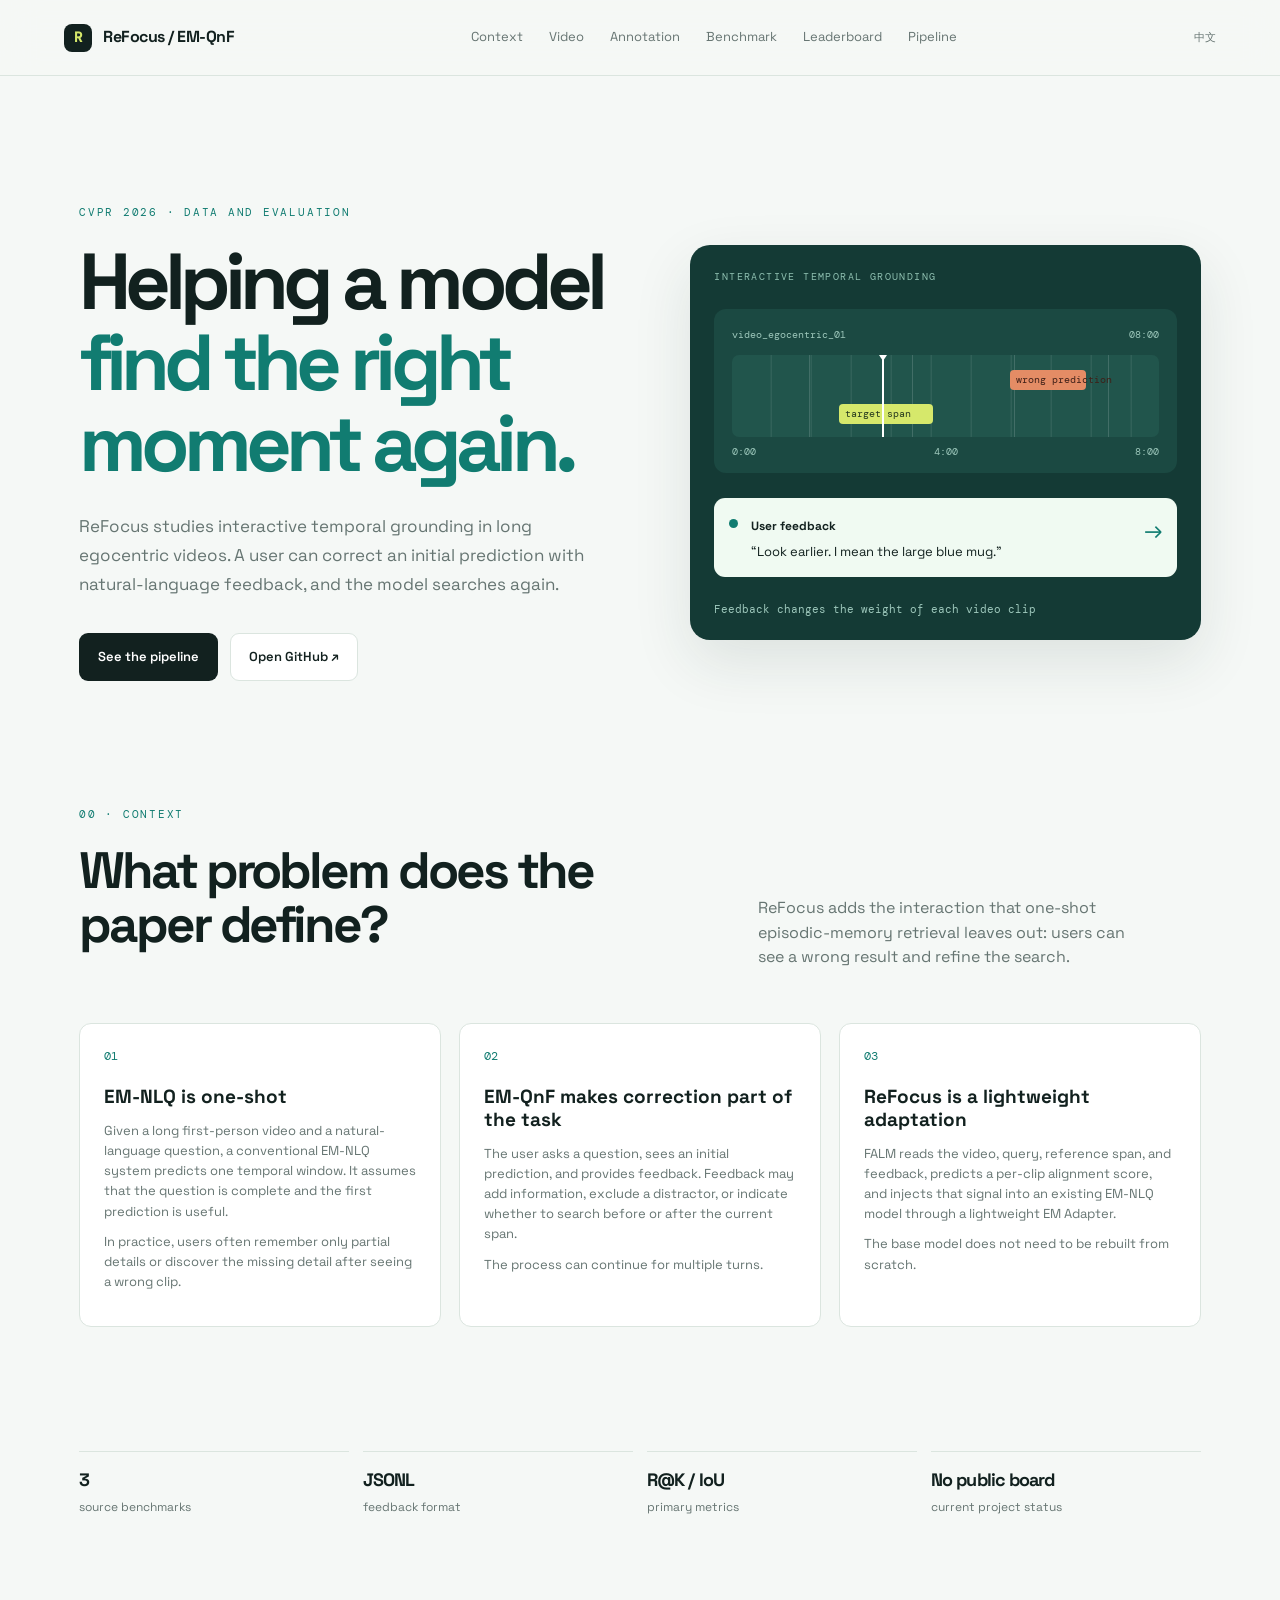
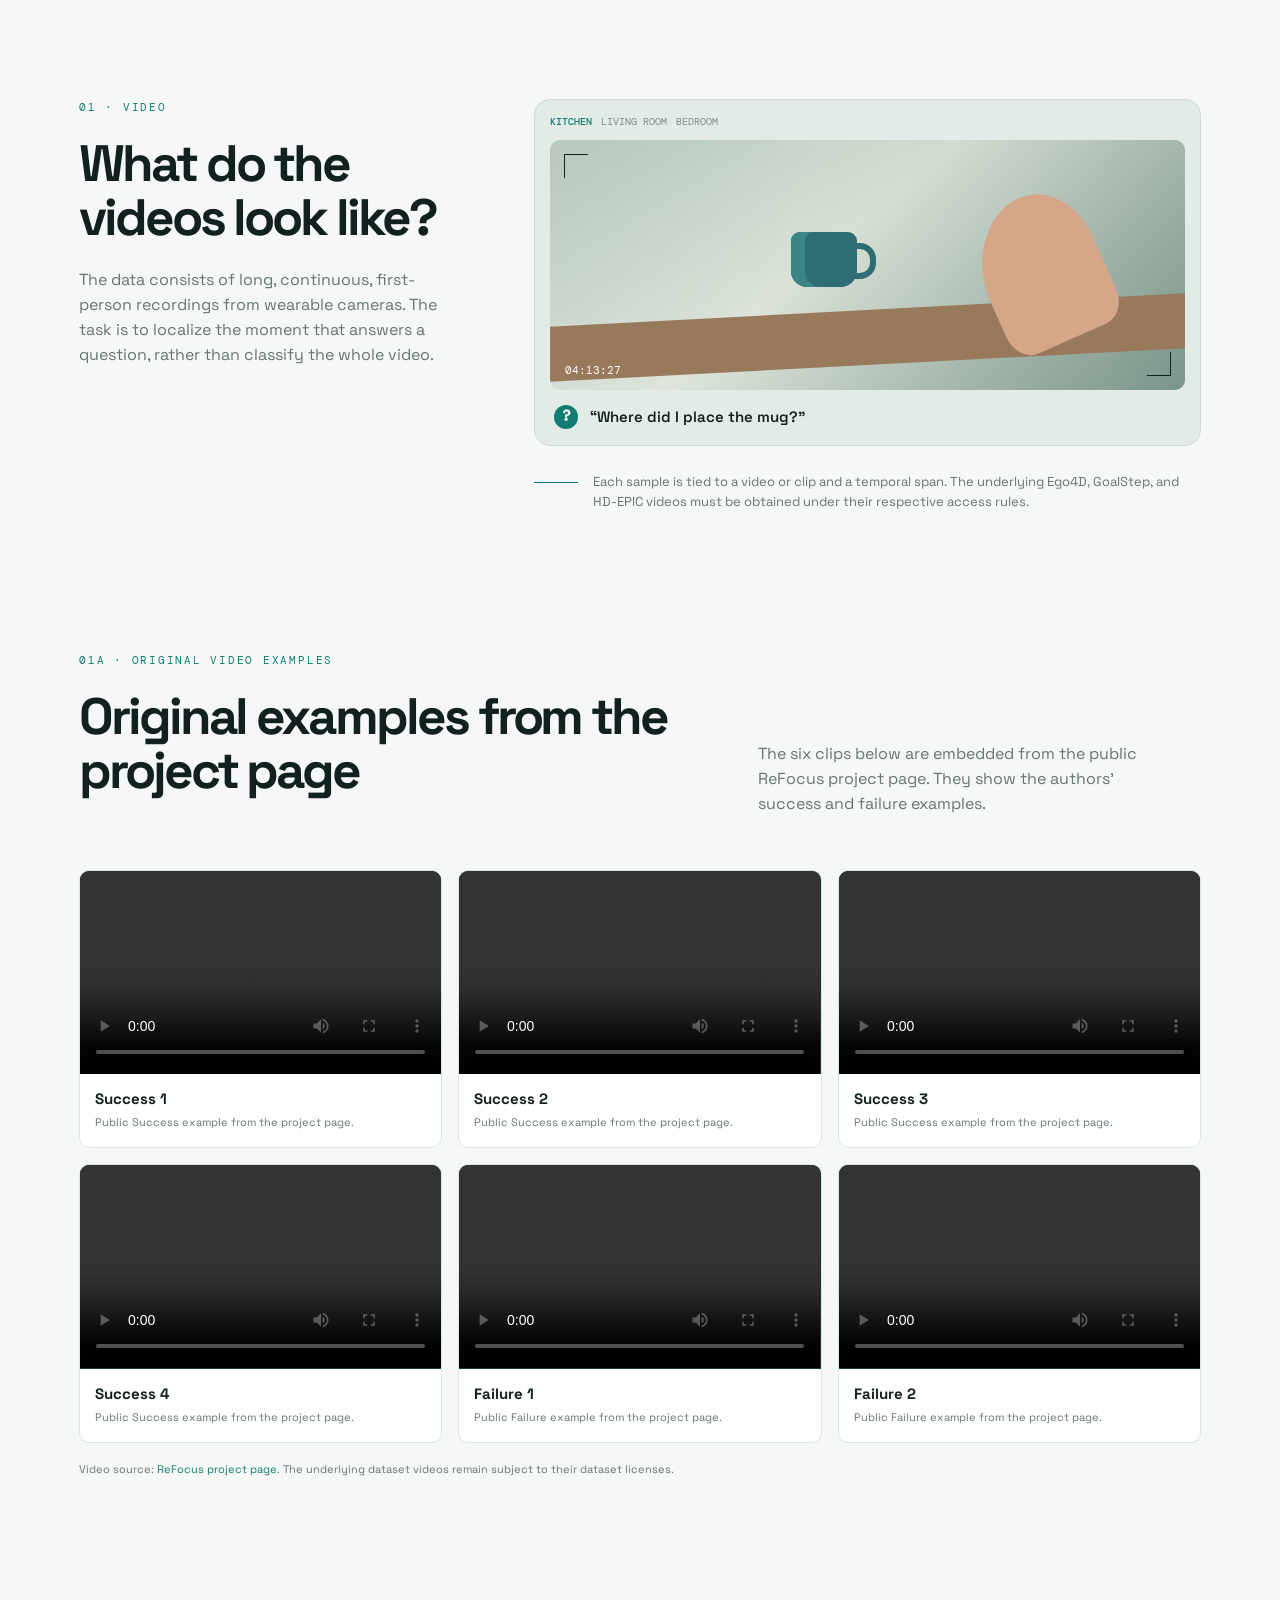
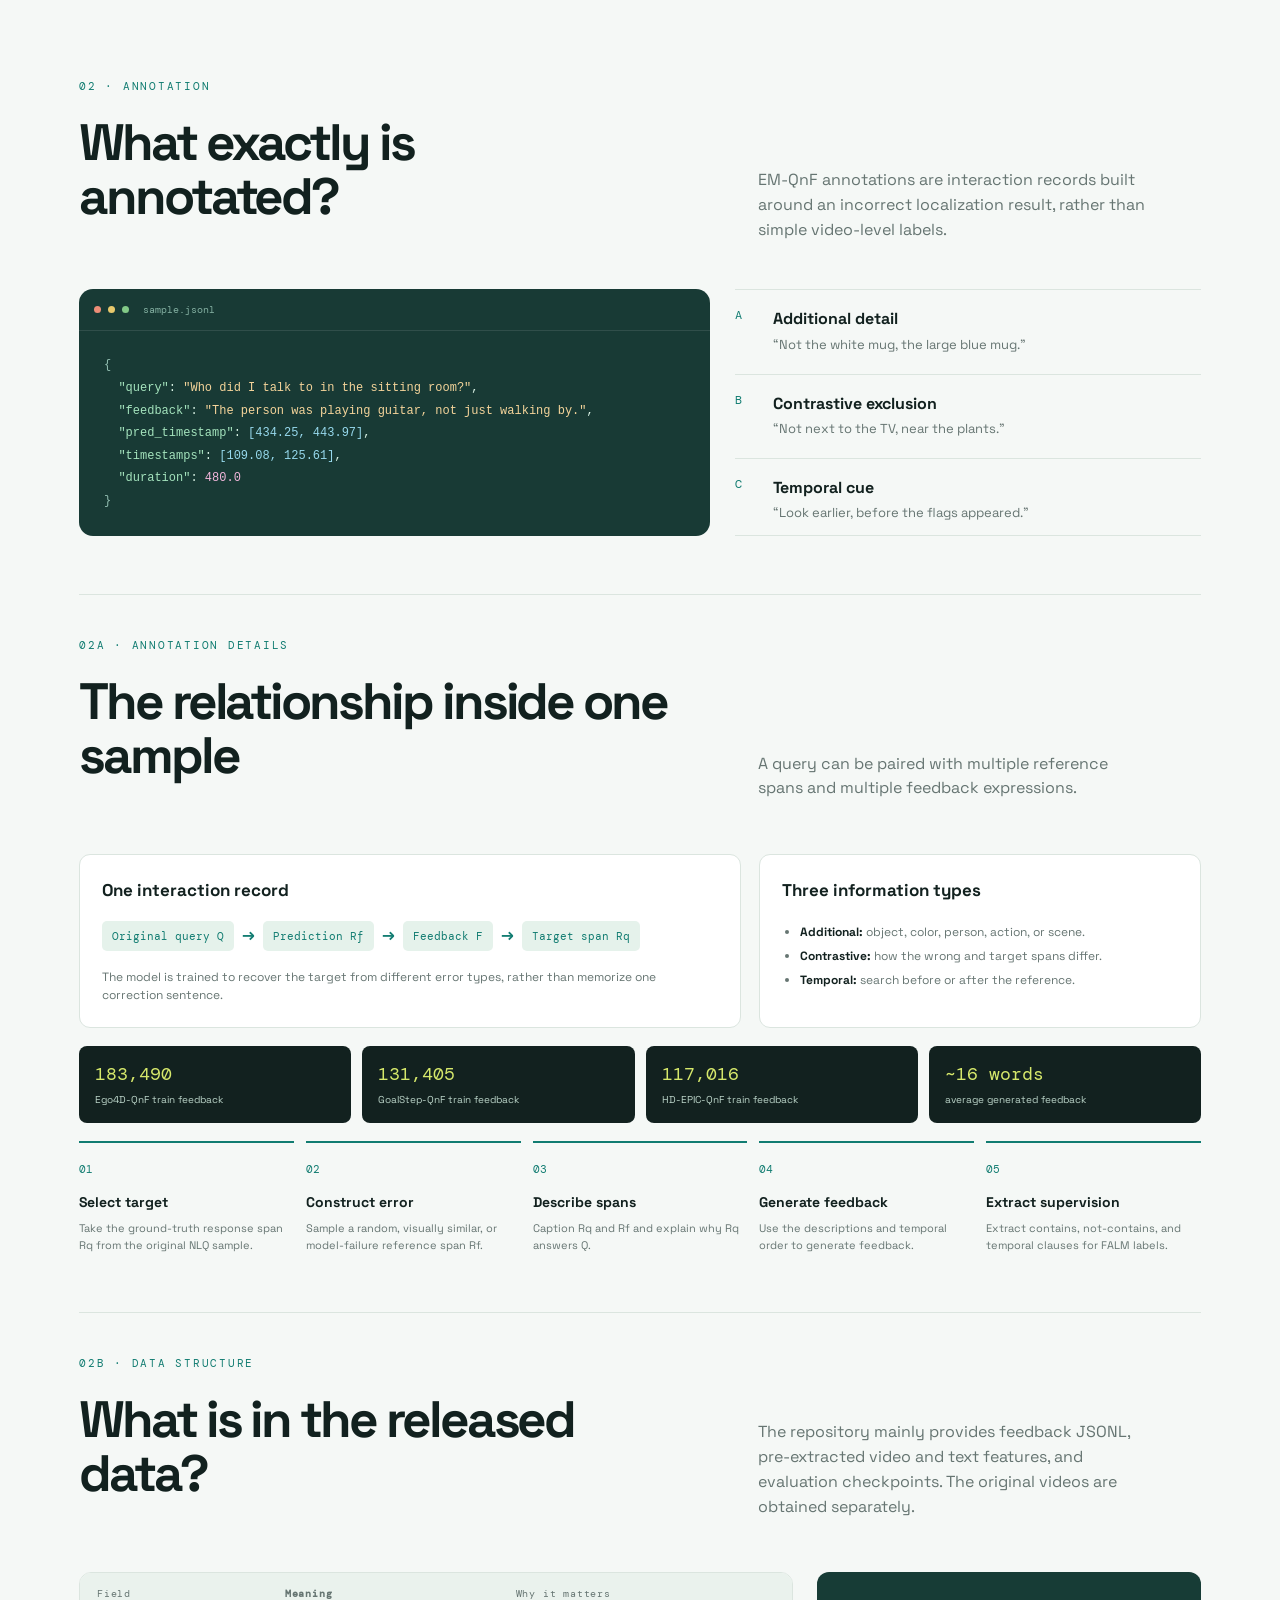
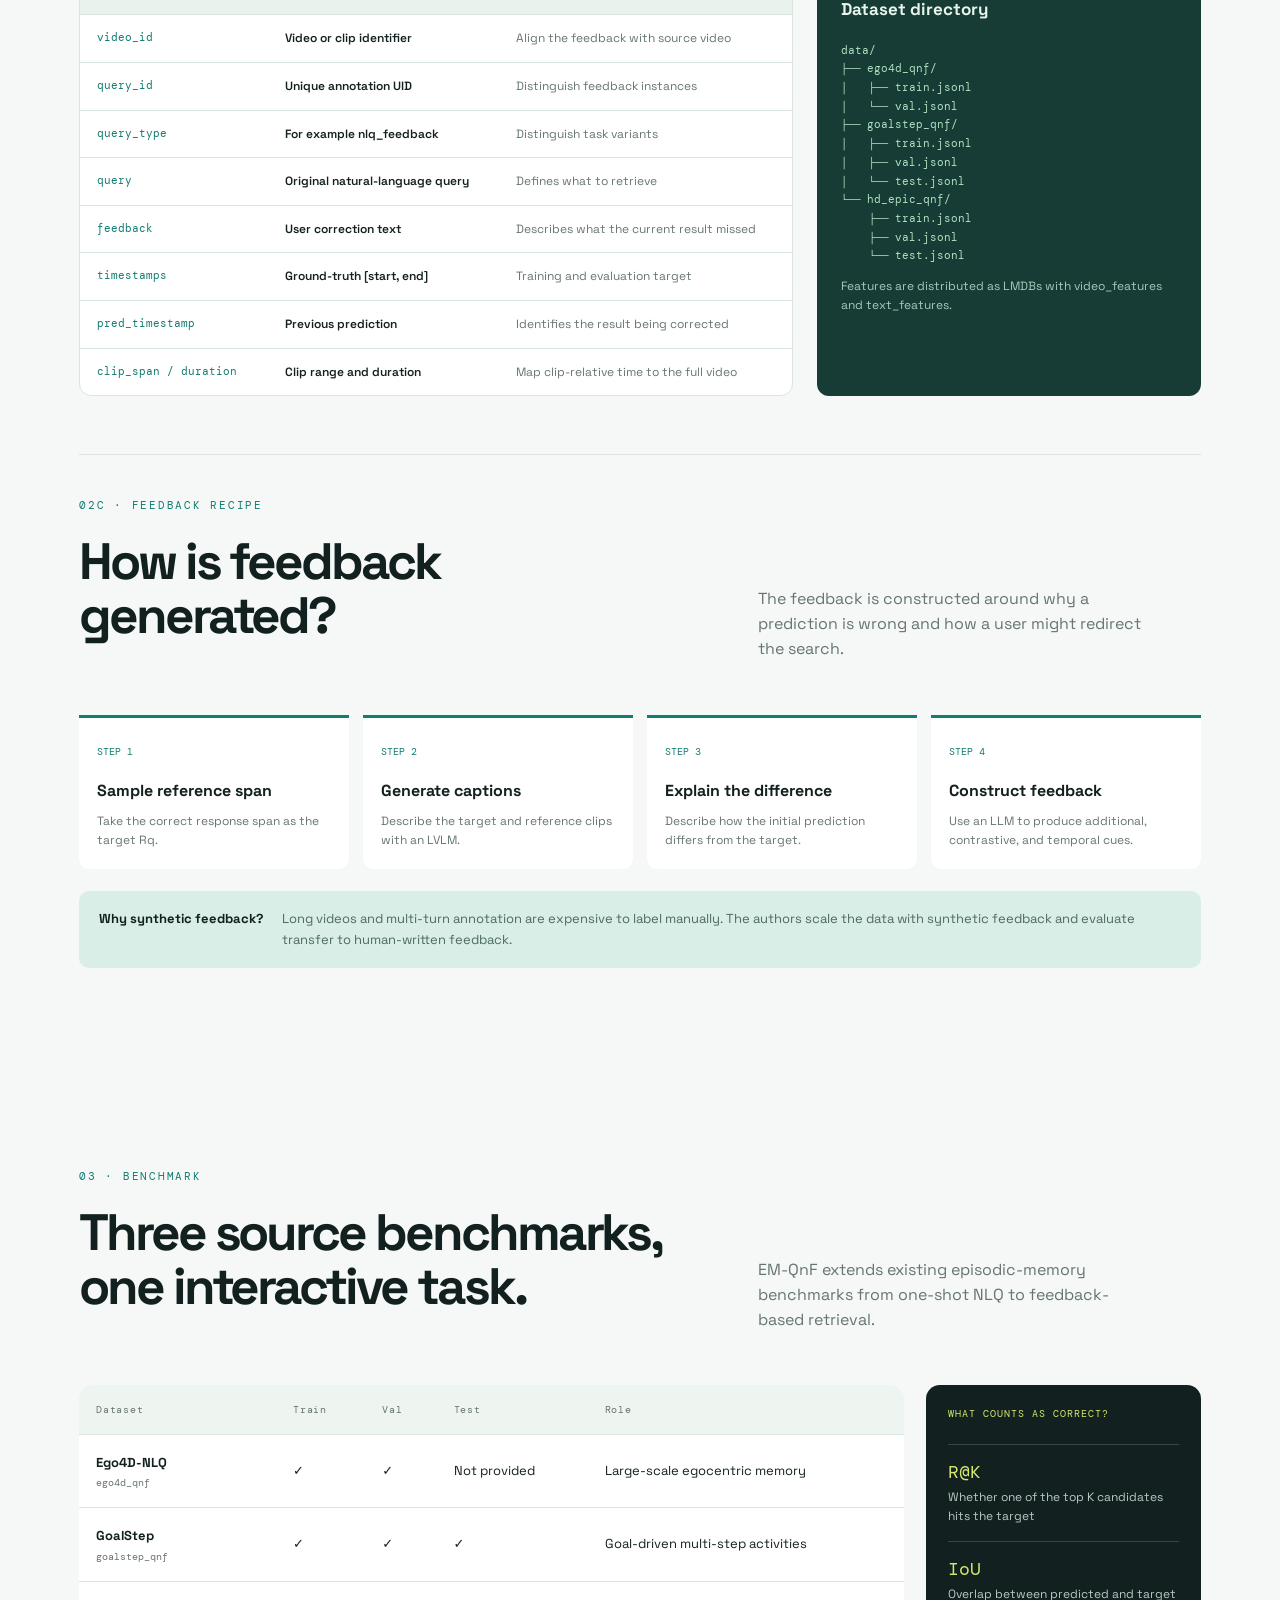
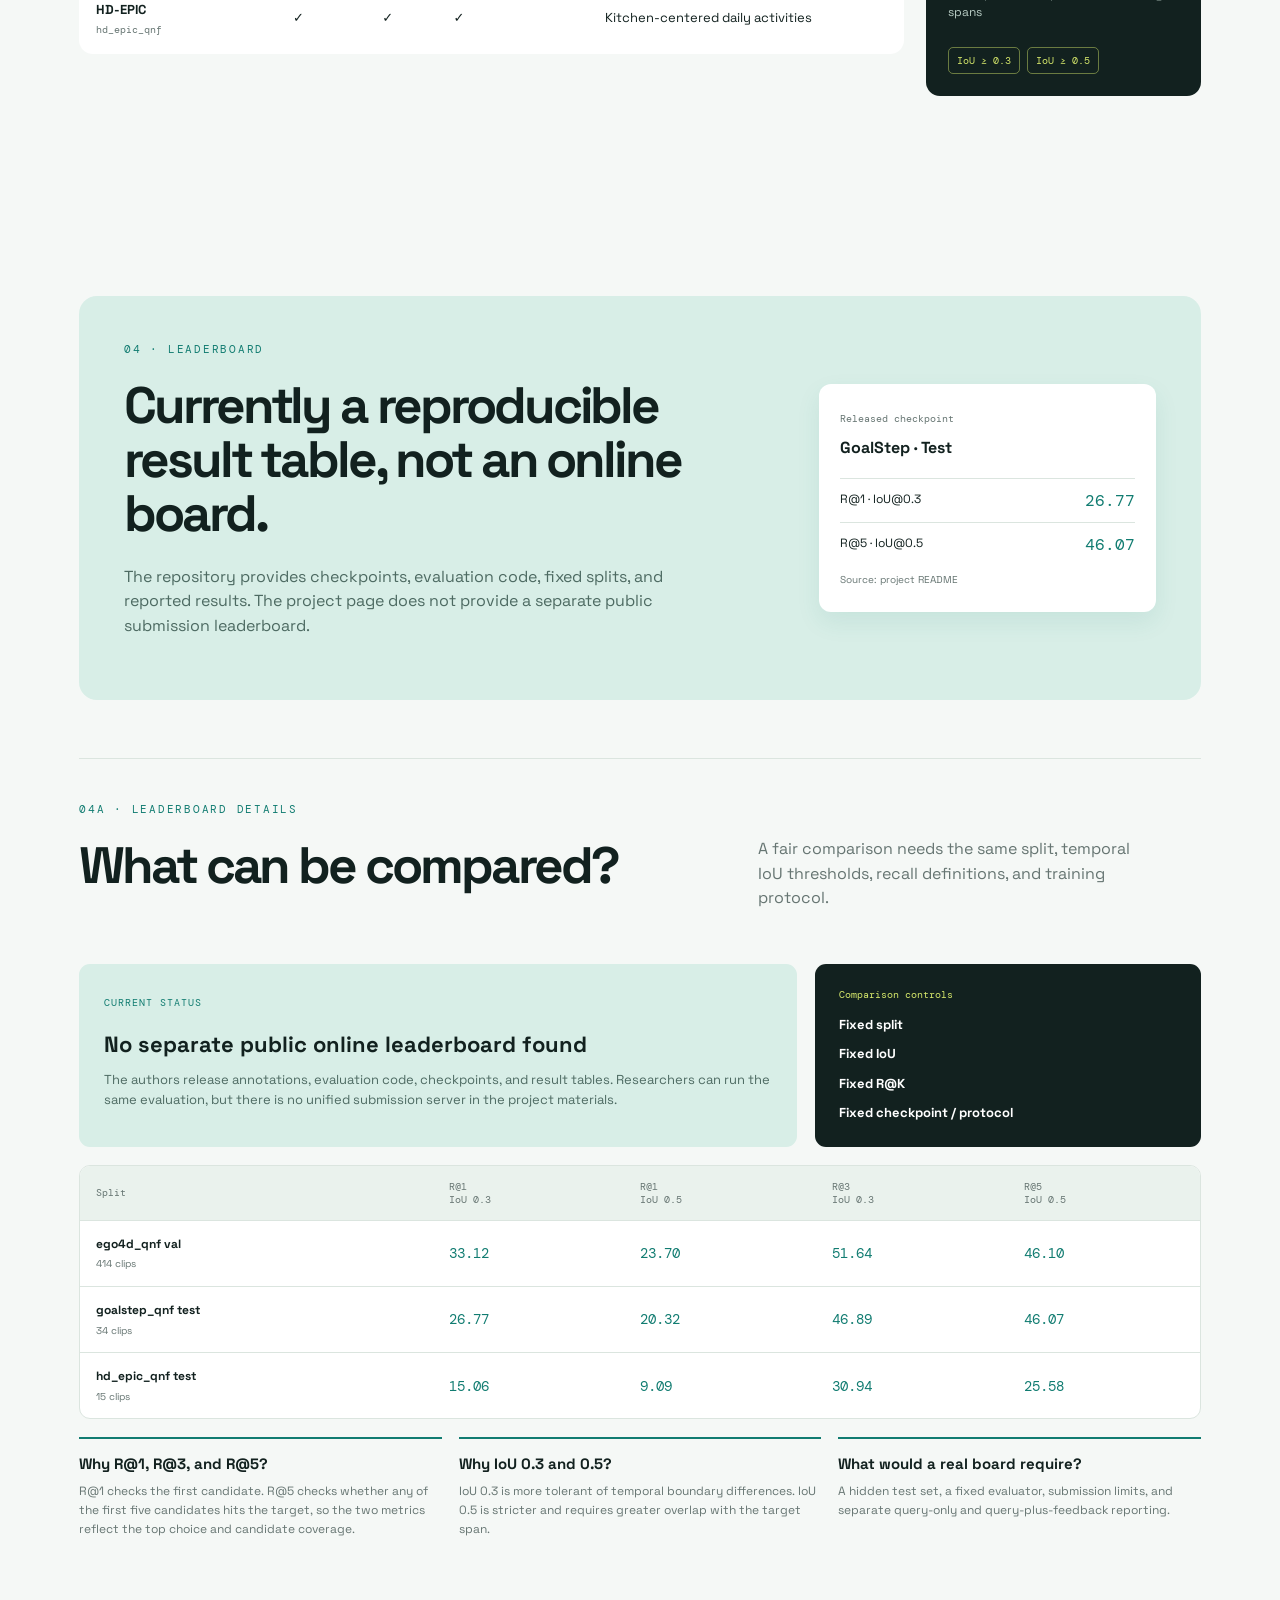
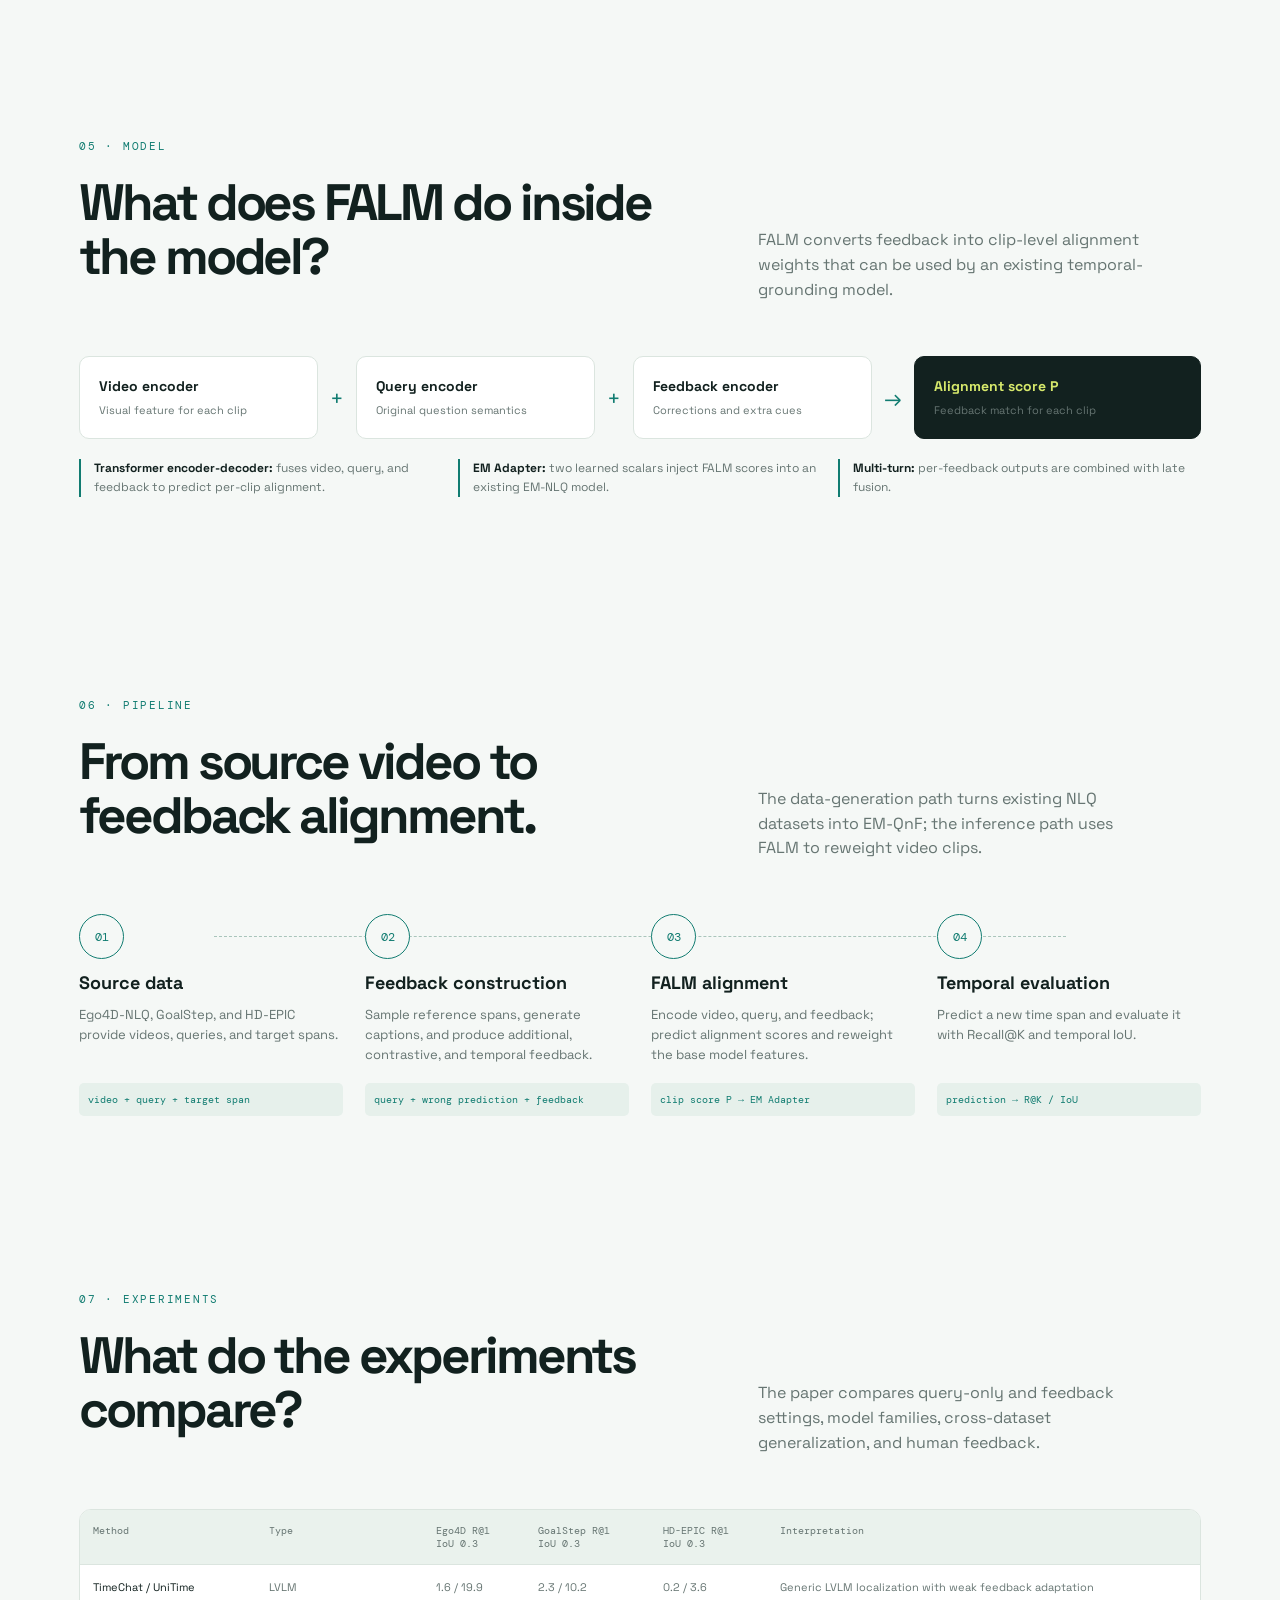
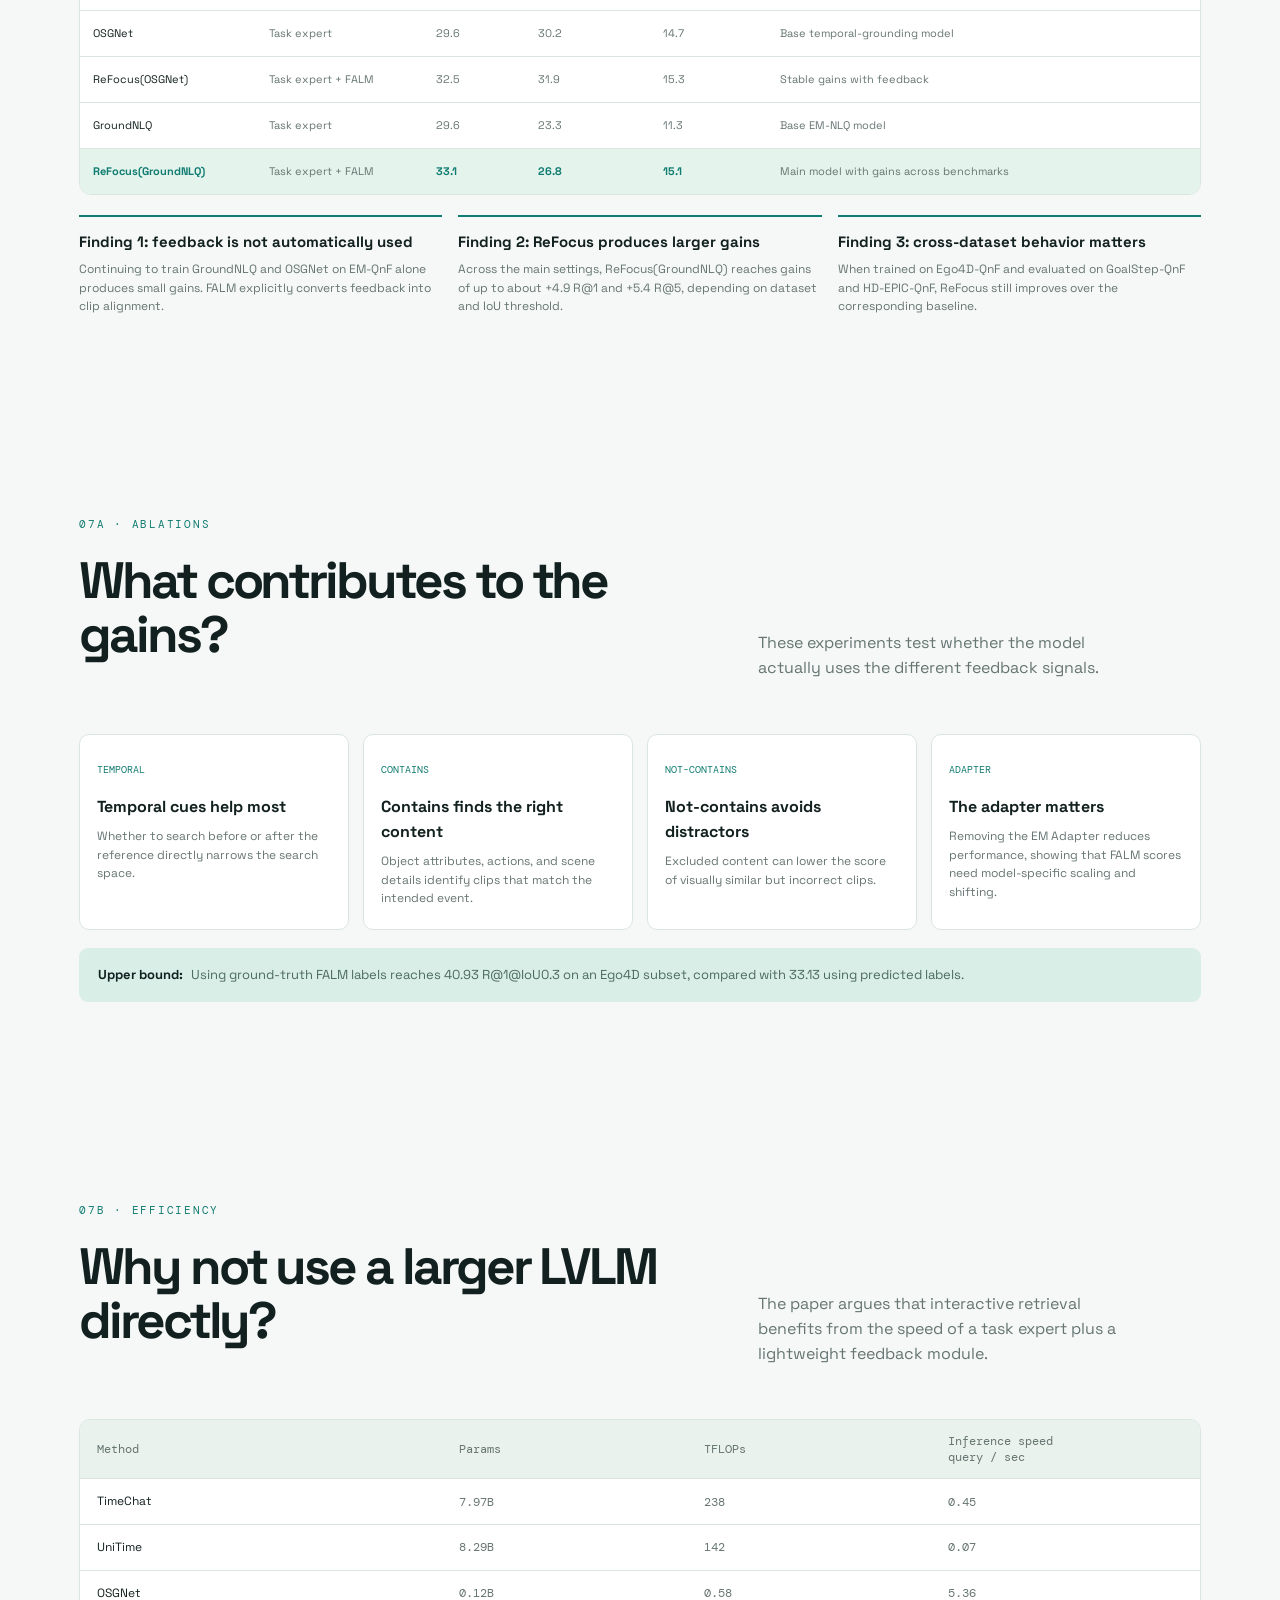
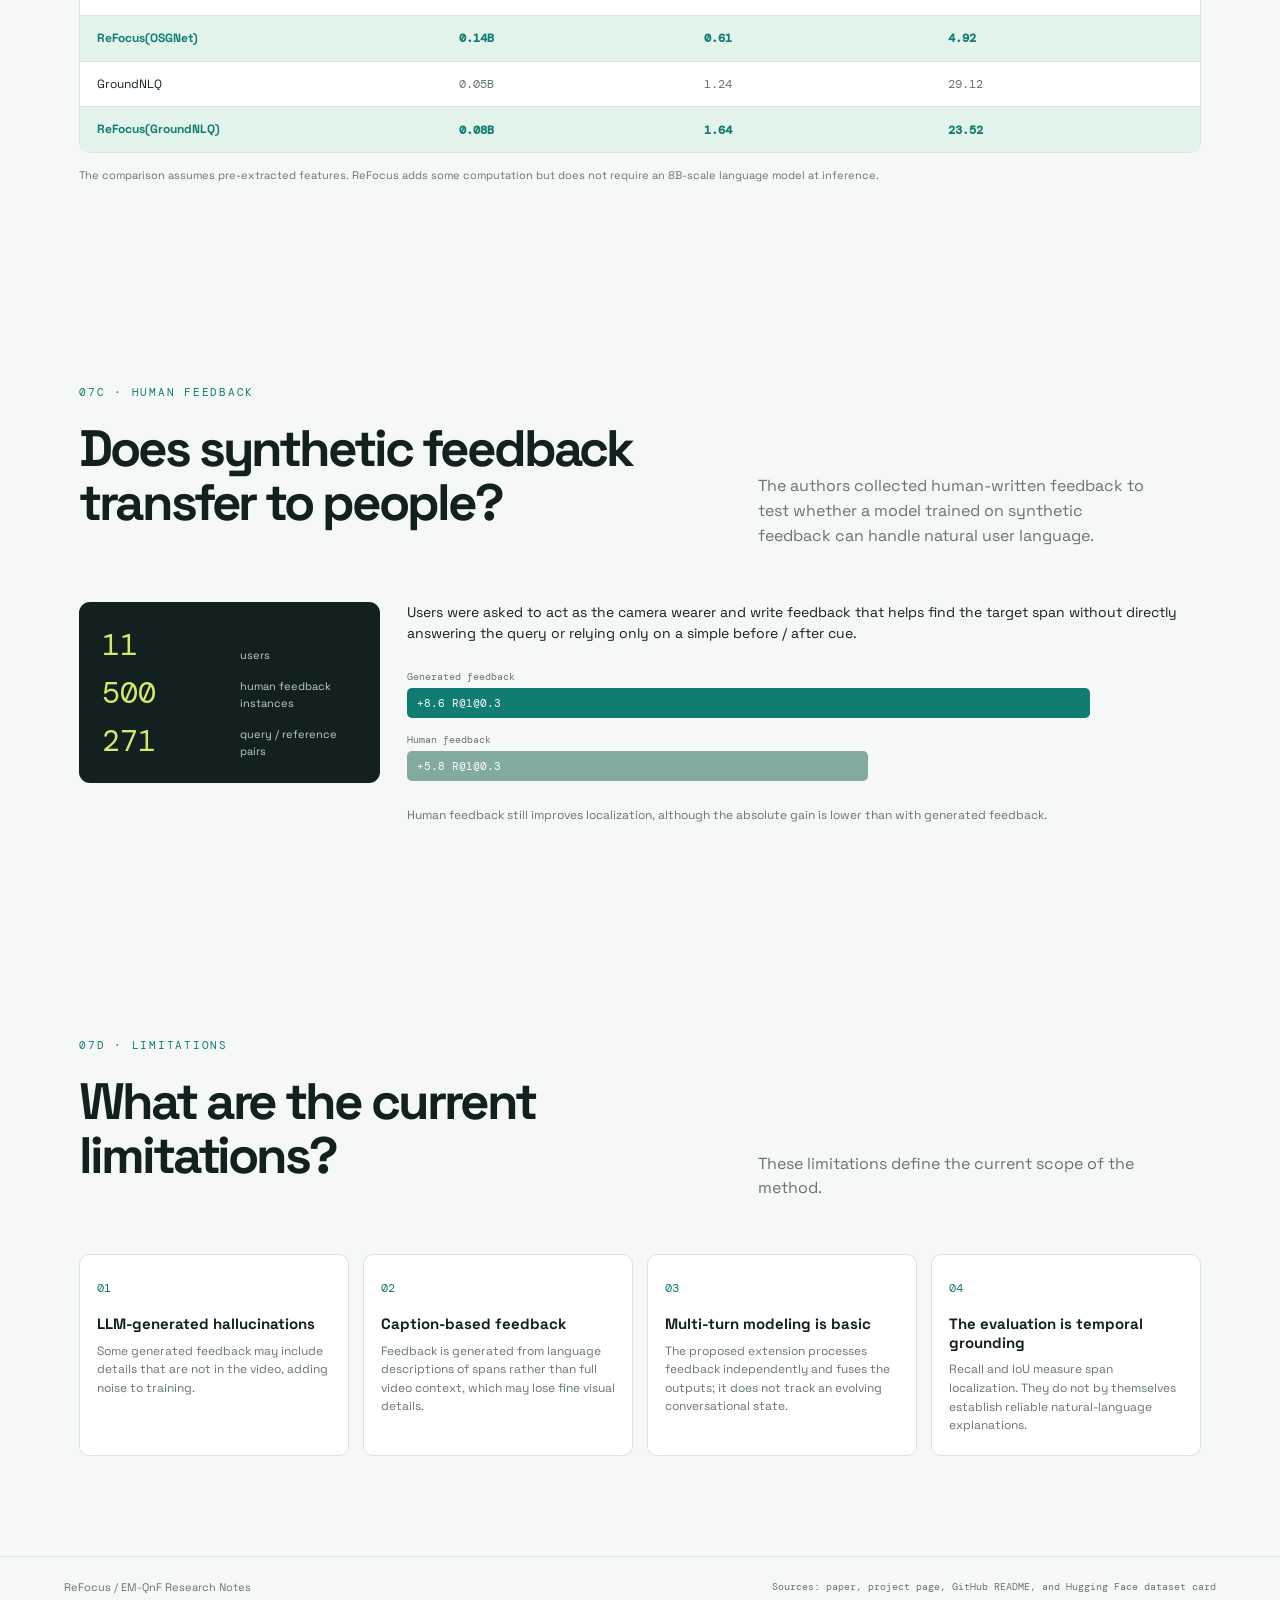
<file: en.html>
<!doctype html>
<html lang="en">
<head>
  <meta charset="utf-8" />
  <meta name="viewport" content="width=device-width, initial-scale=1" />
  <meta name="description" content="A source-backed English overview of ReFocus and the EM-QnF task, dataset, annotation pipeline, benchmarks, leaderboard status, and experiments." />
  <title>ReFocus / EM-QnF Research Notes</title>
  <link rel="stylesheet" href="styles.css" />
</head>
<body>
  <div class="progress" aria-hidden="true"><span id="progressBar"></span></div>
  <header class="site-header">
    <a class="brand" href="#top" aria-label="Back to top"><span class="brand-mark">R</span><span>ReFocus / EM-QnF</span></a>
    <nav aria-label="Page navigation"><a href="#context">Context</a><a href="#video">Video</a><a href="#annotation">Annotation</a><a href="#benchmark">Benchmark</a><a href="#leaderboard">Leaderboard</a><a href="#pipeline">Pipeline</a></nav>
    <a class="source-link" href="index.html">中文</a>
  </header>
  <main id="top">
    <section class="hero reveal"><div class="hero-copy"><p class="eyebrow">CVPR 2026 · DATA AND EVALUATION</p><h1>Helping a model<br /><em>find the right moment again.</em></h1><p class="hero-lede">ReFocus studies interactive temporal grounding in long egocentric videos. A user can correct an initial prediction with natural-language feedback, and the model searches again.</p><div class="hero-actions"><a class="button primary" href="#pipeline">See the pipeline</a><a class="button ghost" href="https://github.com/nsubedi11/CVPR26_ReFocus" target="_blank" rel="noreferrer">Open GitHub <span>↗</span></a></div></div><div class="hero-visual" aria-label="Interactive temporal grounding illustration"><div class="visual-label">INTERACTIVE TEMPORAL GROUNDING</div><div class="timeline-shell"><div class="timeline-head"><span>video_egocentric_01</span><span>08:00</span></div><div class="timeline"><span class="tick t1"></span><span class="tick t2"></span><span class="tick t3"></span><span class="tick t4"></span><span class="range wrong">wrong prediction</span><span class="range right">target span</span><span class="playhead"></span></div><div class="timeline-foot"><span>0:00</span><span>4:00</span><span>8:00</span></div></div><div class="feedback-card"><span class="feedback-dot"></span><div><strong>User feedback</strong><p>“Look earlier. I mean the large blue mug.”</p></div><span class="arrow">→</span></div><div class="visual-caption">Feedback changes the weight of each video clip</div></div></section>

    <section class="section context-section reveal" id="context"><div class="section-heading"><div><p class="eyebrow">00 · CONTEXT</p><h2>What problem does the paper define?</h2></div><p>ReFocus adds the interaction that one-shot episodic-memory retrieval leaves out: users can see a wrong result and refine the search.</p></div><div class="context-grid"><article><span class="context-number">01</span><h3>EM-NLQ is one-shot</h3><p>Given a long first-person video and a natural-language question, a conventional EM-NLQ system predicts one temporal window. It assumes that the question is complete and the first prediction is useful.</p><p>In practice, users often remember only partial details or discover the missing detail after seeing a wrong clip.</p></article><article><span class="context-number">02</span><h3>EM-QnF makes correction part of the task</h3><p>The user asks a question, sees an initial prediction, and provides feedback. Feedback may add information, exclude a distractor, or indicate whether to search before or after the current span.</p><p>The process can continue for multiple turns.</p></article><article><span class="context-number">03</span><h3>ReFocus is a lightweight adaptation</h3><p>FALM reads the video, query, reference span, and feedback, predicts a per-clip alignment score, and injects that signal into an existing EM-NLQ model through a lightweight EM Adapter.</p><p>The base model does not need to be rebuilt from scratch.</p></article></div></section>

    <section class="signal-row reveal" aria-label="Key facts"><div><strong>3</strong><span>source benchmarks</span></div><div><strong>JSONL</strong><span>feedback format</span></div><div><strong>R@K / IoU</strong><span>primary metrics</span></div><div><strong>No public board</strong><span>current project status</span></div></section>

    <section class="section split reveal" id="video"><div class="section-intro"><p class="eyebrow">01 · VIDEO</p><h2>What do the videos look like?</h2><p>The data consists of long, continuous, first-person recordings from wearable cameras. The task is to localize the moment that answers a question, rather than classify the whole video.</p></div><div class="content-stack"><div class="scene-card"><div class="scene-strip"><span class="scene active">KITCHEN</span><span class="scene">LIVING ROOM</span><span class="scene">BEDROOM</span></div><div class="scene-image"><div class="frame-corner tl"></div><div class="frame-corner br"></div><div class="object mug"></div><div class="object table"></div><div class="object hand"></div><span class="timestamp">04:13:27</span></div><div class="scene-question"><span class="q-mark">?</span><span>“Where did I place the mug?”</span></div></div><div class="note"><span class="note-line"></span><p>Each sample is tied to a video or clip and a temporal span. The underlying Ego4D, GoalStep, and HD-EPIC videos must be obtained under their respective access rules.</p></div></div></section>

    <section class="section original-media reveal" id="original-media"><div class="section-heading"><div><p class="eyebrow">01A · ORIGINAL VIDEO EXAMPLES</p><h2>Original examples from the project page</h2></div><p>The six clips below are embedded from the public ReFocus project page. They show the authors' success and failure examples.</p></div><div class="media-grid"><article><video controls preload="metadata"><source src="https://nsubedi11.github.io/refocus/static/clips/success1.mp4" type="video/mp4" /></video><h3>Success 1</h3><p>Public Success example from the project page.</p></article><article><video controls preload="metadata"><source src="https://nsubedi11.github.io/refocus/static/clips/success2.mp4" type="video/mp4" /></video><h3>Success 2</h3><p>Public Success example from the project page.</p></article><article><video controls preload="metadata"><source src="https://nsubedi11.github.io/refocus/static/clips/success3.mp4" type="video/mp4" /></video><h3>Success 3</h3><p>Public Success example from the project page.</p></article><article><video controls preload="metadata"><source src="https://nsubedi11.github.io/refocus/static/clips/success4.mp4" type="video/mp4" /></video><h3>Success 4</h3><p>Public Success example from the project page.</p></article><article><video controls preload="metadata"><source src="https://nsubedi11.github.io/refocus/static/clips/failure1.mp4" type="video/mp4" /></video><h3>Failure 1</h3><p>Public Failure example from the project page.</p></article><article><video controls preload="metadata"><source src="https://nsubedi11.github.io/refocus/static/clips/failure2.mp4" type="video/mp4" /></video><h3>Failure 2</h3><p>Public Failure example from the project page.</p></article></div><p class="media-source">Video source: <a href="https://nsubedi11.github.io/refocus/" target="_blank" rel="noreferrer">ReFocus project page</a>. The underlying dataset videos remain subject to their dataset licenses.</p></section>

    <section class="section annotation-combined reveal" id="annotation"><div class="section-heading"><div><p class="eyebrow">02 · ANNOTATION</p><h2>What exactly is annotated?</h2></div><p>EM-QnF annotations are interaction records built around an incorrect localization result, rather than simple video-level labels.</p></div><div class="annotation-grid"><div class="json-card"><div class="code-top"><span class="dot red"></span><span class="dot yellow"></span><span class="dot green"></span><span class="code-file">sample.jsonl</span></div><pre><code><span class="brace">{</span>
  <span class="key">"query"</span>: <span class="string">"Who did I talk to in the sitting room?"</span>,
  <span class="key">"feedback"</span>: <span class="string">"The person was playing guitar, not just walking by."</span>,
  <span class="key">"pred_timestamp"</span>: <span class="array">[434.25, 443.97]</span>,
  <span class="key">"timestamps"</span>: <span class="array">[109.08, 125.61]</span>,
  <span class="key">"duration"</span>: <span class="number">480.0</span>
<span class="brace">}</span></code></pre></div><div class="annotation-types"><article><span class="type-index">A</span><h3>Additional detail</h3><p>“Not the white mug, the large blue mug.”</p></article><article><span class="type-index">B</span><h3>Contrastive exclusion</h3><p>“Not next to the TV, near the plants.”</p></article><article><span class="type-index">C</span><h3>Temporal cue</h3><p>“Look earlier, before the flags appeared.”</p></article></div></div><div class="section-heading"><div><p class="eyebrow">02A · ANNOTATION DETAILS</p><h2>The relationship inside one sample</h2></div><p>A query can be paired with multiple reference spans and multiple feedback expressions.</p></div><div class="annotation-deep-grid"><article><h3>One interaction record</h3><div class="relation"><span>Original query Q</span><b>→</b><span>Prediction Rf</span><b>→</b><span>Feedback F</span><b>→</b><span>Target span Rq</span></div><p>The model is trained to recover the target from different error types, rather than memorize one correction sentence.</p></article><article><h3>Three information types</h3><ul class="plain-list"><li><strong>Additional:</strong> object, color, person, action, or scene.</li><li><strong>Contrastive:</strong> how the wrong and target spans differ.</li><li><strong>Temporal:</strong> search before or after the reference.</li></ul></article></div><div class="annotation-stats"><div><strong>183,490</strong><span>Ego4D-QnF train feedback</span></div><div><strong>131,405</strong><span>GoalStep-QnF train feedback</span></div><div><strong>117,016</strong><span>HD-EPIC-QnF train feedback</span></div><div><strong>~16 words</strong><span>average generated feedback</span></div></div><div class="annotation-process"><div><span>01</span><h3>Select target</h3><p>Take the ground-truth response span Rq from the original NLQ sample.</p></div><div><span>02</span><h3>Construct error</h3><p>Sample a random, visually similar, or model-failure reference span Rf.</p></div><div><span>03</span><h3>Describe spans</h3><p>Caption Rq and Rf and explain why Rq answers Q.</p></div><div><span>04</span><h3>Generate feedback</h3><p>Use the descriptions and temporal order to generate feedback.</p></div><div><span>05</span><h3>Extract supervision</h3><p>Extract contains, not-contains, and temporal clauses for FALM labels.</p></div></div><div class="section-heading"><div><p class="eyebrow">02B · DATA STRUCTURE</p><h2>What is in the released data?</h2></div><p>The repository mainly provides feedback JSONL, pre-extracted video and text features, and evaluation checkpoints. The original videos are obtained separately.</p></div><div class="data-layout"><div class="field-table"><div class="field-row field-head"><span>Field</span><span>Meaning</span><span>Why it matters</span></div><div class="field-row"><code>video_id</code><span>Video or clip identifier</span><span>Align the feedback with source video</span></div><div class="field-row"><code>query_id</code><span>Unique annotation UID</span><span>Distinguish feedback instances</span></div><div class="field-row"><code>query_type</code><span>For example nlq_feedback</span><span>Distinguish task variants</span></div><div class="field-row"><code>query</code><span>Original natural-language query</span><span>Defines what to retrieve</span></div><div class="field-row"><code>feedback</code><span>User correction text</span><span>Describes what the current result missed</span></div><div class="field-row"><code>timestamps</code><span>Ground-truth [start, end]</span><span>Training and evaluation target</span></div><div class="field-row"><code>pred_timestamp</code><span>Previous prediction</span><span>Identifies the result being corrected</span></div><div class="field-row"><code>clip_span / duration</code><span>Clip range and duration</span><span>Map clip-relative time to the full video</span></div></div><aside class="data-aside"><h3>Dataset directory</h3><pre>data/
├── ego4d_qnf/
│   ├── train.jsonl
│   └── val.jsonl
├── goalstep_qnf/
│   ├── train.jsonl
│   ├── val.jsonl
│   └── test.jsonl
└── hd_epic_qnf/
    ├── train.jsonl
    ├── val.jsonl
    └── test.jsonl</pre><p>Features are distributed as LMDBs with video_features and text_features.</p></aside></div><div class="section-heading"><div><p class="eyebrow">02C · FEEDBACK RECIPE</p><h2>How is feedback generated?</h2></div><p>The feedback is constructed around why a prediction is wrong and how a user might redirect the search.</p></div><div class="recipe-grid"><article><span>STEP 1</span><h3>Sample reference span</h3><p>Take the correct response span as the target Rq.</p></article><article><span>STEP 2</span><h3>Generate captions</h3><p>Describe the target and reference clips with an LVLM.</p></article><article><span>STEP 3</span><h3>Explain the difference</h3><p>Describe how the initial prediction differs from the target.</p></article><article><span>STEP 4</span><h3>Construct feedback</h3><p>Use an LLM to produce additional, contrastive, and temporal cues.</p></article></div><div class="callout"><strong>Why synthetic feedback?</strong><span>Long videos and multi-turn annotation are expensive to label manually. The authors scale the data with synthetic feedback and evaluate transfer to human-written feedback.</span></div></section>

    <section class="section reveal" id="benchmark"><div class="section-heading"><div><p class="eyebrow">03 · BENCHMARK</p><h2>Three source benchmarks, one interactive task.</h2></div><p>EM-QnF extends existing episodic-memory benchmarks from one-shot NLQ to feedback-based retrieval.</p></div><div class="benchmark-layout"><div class="benchmark-table-wrap"><table><thead><tr><th>Dataset</th><th>Train</th><th>Val</th><th>Test</th><th>Role</th></tr></thead><tbody><tr><td><strong>Ego4D-NLQ</strong><small>ego4d_qnf</small></td><td>✓</td><td>✓</td><td>Not provided</td><td>Large-scale egocentric memory</td></tr><tr><td><strong>GoalStep</strong><small>goalstep_qnf</small></td><td>✓</td><td>✓</td><td>✓</td><td>Goal-driven multi-step activities</td></tr><tr><td><strong>HD-EPIC</strong><small>hd_epic_qnf</small></td><td>✓</td><td>✓</td><td>✓</td><td>Kitchen-centered daily activities</td></tr></tbody></table></div><div class="metric-panel"><p class="metric-kicker">WHAT COUNTS AS CORRECT?</p><div class="metric"><strong>R@K</strong><span>Whether one of the top K candidates hits the target</span></div><div class="metric"><strong>IoU</strong><span>Overlap between predicted and target spans</span></div><div class="metric-tags"><span>IoU ≥ 0.3</span><span>IoU ≥ 0.5</span></div></div></div></section>

    <section class="section leaderboard-combined reveal" id="leaderboard"><div class="leaderboard-banner"><div><p class="eyebrow">04 · LEADERBOARD</p><h2>Currently a reproducible result table, not an online board.</h2><p>The repository provides checkpoints, evaluation code, fixed splits, and reported results. The project page does not provide a separate public submission leaderboard.</p></div><div class="result-card"><span>Released checkpoint</span><strong>GoalStep · Test</strong><div class="result-row"><span>R@1 · IoU@0.3</span><b>26.77</b></div><div class="result-row"><span>R@5 · IoU@0.5</span><b>46.07</b></div><small>Source: project README</small></div></div><div class="section-heading"><div><p class="eyebrow">04A · LEADERBOARD DETAILS</p><h2>What can be compared?</h2></div><p>A fair comparison needs the same split, temporal IoU thresholds, recall definitions, and training protocol.</p></div><div class="leaderboard-status"><div class="status-main"><span class="status-badge">CURRENT STATUS</span><h3>No separate public online leaderboard found</h3><p>The authors release annotations, evaluation code, checkpoints, and result tables. Researchers can run the same evaluation, but there is no unified submission server in the project materials.</p></div><div class="status-side"><span>Comparison controls</span><strong>Fixed split</strong><strong>Fixed IoU</strong><strong>Fixed R@K</strong><strong>Fixed checkpoint / protocol</strong></div></div><div class="leaderboard-table-wrap"><table class="leaderboard-table"><thead><tr><th>Split</th><th>R@1<br />IoU 0.3</th><th>R@1<br />IoU 0.5</th><th>R@3<br />IoU 0.3</th><th>R@5<br />IoU 0.5</th></tr></thead><tbody><tr><td><strong>ego4d_qnf val</strong><small>414 clips</small></td><td>33.12</td><td>23.70</td><td>51.64</td><td>46.10</td></tr><tr><td><strong>goalstep_qnf test</strong><small>34 clips</small></td><td>26.77</td><td>20.32</td><td>46.89</td><td>46.07</td></tr><tr><td><strong>hd_epic_qnf test</strong><small>15 clips</small></td><td>15.06</td><td>9.09</td><td>30.94</td><td>25.58</td></tr></tbody></table></div><div class="leaderboard-explain"><article><h3>Why R@1, R@3, and R@5?</h3><p>R@1 checks the first candidate. R@5 checks whether any of the first five candidates hits the target, so the two metrics reflect the top choice and candidate coverage.</p></article><article><h3>Why IoU 0.3 and 0.5?</h3><p>IoU 0.3 is more tolerant of temporal boundary differences. IoU 0.5 is stricter and requires greater overlap with the target span.</p></article><article><h3>What would a real board require?</h3><p>A hidden test set, a fixed evaluator, submission limits, and separate query-only and query-plus-feedback reporting.</p></article></div></section>

    <section class="section model-section reveal"><div class="section-heading"><div><p class="eyebrow">05 · MODEL</p><h2>What does FALM do inside the model?</h2></div><p>FALM converts feedback into clip-level alignment weights that can be used by an existing temporal-grounding model.</p></div><div class="model-flow"><div><b>Video encoder</b><span>Visual feature for each clip</span></div><i>+</i><div><b>Query encoder</b><span>Original question semantics</span></div><i>+</i><div><b>Feedback encoder</b><span>Corrections and extra cues</span></div><i>→</i><div class="model-output"><b>Alignment score P</b><span>Feedback match for each clip</span></div></div><div class="model-notes"><p><strong>Transformer encoder-decoder:</strong> fuses video, query, and feedback to predict per-clip alignment.</p><p><strong>EM Adapter:</strong> two learned scalars inject FALM scores into an existing EM-NLQ model.</p><p><strong>Multi-turn:</strong> per-feedback outputs are combined with late fusion.</p></div></section>

    <section class="section pipeline-section reveal" id="pipeline"><div class="section-heading"><div><p class="eyebrow">06 · PIPELINE</p><h2>From source video to feedback alignment.</h2></div><p>The data-generation path turns existing NLQ datasets into EM-QnF; the inference path uses FALM to reweight video clips.</p></div><div class="pipeline"><div class="pipeline-line"></div><article class="step"><span class="step-no">01</span><div><h3>Source data</h3><p>Ego4D-NLQ, GoalStep, and HD-EPIC provide videos, queries, and target spans.</p><code>video + query + target span</code></div></article><article class="step"><span class="step-no">02</span><div><h3>Feedback construction</h3><p>Sample reference spans, generate captions, and produce additional, contrastive, and temporal feedback.</p><code>query + wrong prediction + feedback</code></div></article><article class="step"><span class="step-no">03</span><div><h3>FALM alignment</h3><p>Encode video, query, and feedback; predict alignment scores and reweight the base model features.</p><code>clip score P → EM Adapter</code></div></article><article class="step"><span class="step-no">04</span><div><h3>Temporal evaluation</h3><p>Predict a new time span and evaluate it with Recall@K and temporal IoU.</p><code>prediction → R@K / IoU</code></div></article></div></section>

    <section class="section results-section reveal" id="results"><div class="section-heading"><div><p class="eyebrow">07 · EXPERIMENTS</p><h2>What do the experiments compare?</h2></div><p>The paper compares query-only and feedback settings, model families, cross-dataset generalization, and human feedback.</p></div><div class="results-table-wrap"><table class="results-table"><thead><tr><th>Method</th><th>Type</th><th>Ego4D R@1<br />IoU 0.3</th><th>GoalStep R@1<br />IoU 0.3</th><th>HD-EPIC R@1<br />IoU 0.3</th><th>Interpretation</th></tr></thead><tbody><tr><td>TimeChat / UniTime</td><td>LVLM</td><td>1.6 / 19.9</td><td>2.3 / 10.2</td><td>0.2 / 3.6</td><td>Generic LVLM localization with weak feedback adaptation</td></tr><tr><td>OSGNet</td><td>Task expert</td><td>29.6</td><td>30.2</td><td>14.7</td><td>Base temporal-grounding model</td></tr><tr><td>ReFocus(OSGNet)</td><td>Task expert + FALM</td><td>32.5</td><td>31.9</td><td>15.3</td><td>Stable gains with feedback</td></tr><tr><td>GroundNLQ</td><td>Task expert</td><td>29.6</td><td>23.3</td><td>11.3</td><td>Base EM-NLQ model</td></tr><tr class="highlight-row"><td>ReFocus(GroundNLQ)</td><td>Task expert + FALM</td><td>33.1</td><td>26.8</td><td>15.1</td><td>Main model with gains across benchmarks</td></tr></tbody></table></div><div class="result-reading"><article><h3>Finding 1: feedback is not automatically used</h3><p>Continuing to train GroundNLQ and OSGNet on EM-QnF alone produces small gains. FALM explicitly converts feedback into clip alignment.</p></article><article><h3>Finding 2: ReFocus produces larger gains</h3><p>Across the main settings, ReFocus(GroundNLQ) reaches gains of up to about +4.9 R@1 and +5.4 R@5, depending on dataset and IoU threshold.</p></article><article><h3>Finding 3: cross-dataset behavior matters</h3><p>When trained on Ego4D-QnF and evaluated on GoalStep-QnF and HD-EPIC-QnF, ReFocus still improves over the corresponding baseline.</p></article></div></section>

    <section class="section analysis-section reveal"><div class="section-heading"><div><p class="eyebrow">07A · ABLATIONS</p><h2>What contributes to the gains?</h2></div><p>These experiments test whether the model actually uses the different feedback signals.</p></div><div class="ablation-grid"><article><span class="ablation-tag">TEMPORAL</span><h3>Temporal cues help most</h3><p>Whether to search before or after the reference directly narrows the search space.</p></article><article><span class="ablation-tag">CONTAINS</span><h3>Contains finds the right content</h3><p>Object attributes, actions, and scene details identify clips that match the intended event.</p></article><article><span class="ablation-tag">NOT-CONTAINS</span><h3>Not-contains avoids distractors</h3><p>Excluded content can lower the score of visually similar but incorrect clips.</p></article><article><span class="ablation-tag">ADAPTER</span><h3>The adapter matters</h3><p>Removing the EM Adapter reduces performance, showing that FALM scores need model-specific scaling and shifting.</p></article></div><div class="ablation-note"><strong>Upper bound:</strong><span>Using ground-truth FALM labels reaches 40.93 R@1@IoU0.3 on an Ego4D subset, compared with 33.13 using predicted labels.</span></div></section>

    <section class="section efficiency-section reveal"><div class="section-heading"><div><p class="eyebrow">07B · EFFICIENCY</p><h2>Why not use a larger LVLM directly?</h2></div><p>The paper argues that interactive retrieval benefits from the speed of a task expert plus a lightweight feedback module.</p></div><div class="efficiency-grid"><div class="efficiency-head"><span>Method</span><span>Params</span><span>TFLOPs</span><span>Inference speed<br />query / sec</span></div><div><span>TimeChat</span><b>7.97B</b><b>238</b><b>0.45</b></div><div><span>UniTime</span><b>8.29B</b><b>142</b><b>0.07</b></div><div><span>OSGNet</span><b>0.12B</b><b>0.58</b><b>5.36</b></div><div class="efficiency-highlight"><span>ReFocus(OSGNet)</span><b>0.14B</b><b>0.61</b><b>4.92</b></div><div><span>GroundNLQ</span><b>0.05B</b><b>1.24</b><b>29.12</b></div><div class="efficiency-highlight"><span>ReFocus(GroundNLQ)</span><b>0.08B</b><b>1.64</b><b>23.52</b></div></div><p class="footnote">The comparison assumes pre-extracted features. ReFocus adds some computation but does not require an 8B-scale language model at inference.</p></section>

    <section class="section human-section reveal"><div class="section-heading"><div><p class="eyebrow">07C · HUMAN FEEDBACK</p><h2>Does synthetic feedback transfer to people?</h2></div><p>The authors collected human-written feedback to test whether a model trained on synthetic feedback can handle natural user language.</p></div><div class="human-layout"><div class="human-stat"><strong>11</strong><span>users</span><strong>500</strong><span>human feedback instances</span><strong>271</strong><span>query / reference pairs</span></div><div><p>Users were asked to act as the camera wearer and write feedback that helps find the target span without directly answering the query or relying only on a simple before / after cue.</p><div class="human-bars"><div><label>Generated feedback</label><span style="width:86%">+8.6 R@1@0.3</span></div><div><label>Human feedback</label><span style="width:58%">+5.8 R@1@0.3</span></div></div><p class="muted-note">Human feedback still improves localization, although the absolute gain is lower than with generated feedback.</p></div></div></section>

    <section class="section limitations-section reveal"><div class="section-heading"><div><p class="eyebrow">07D · LIMITATIONS</p><h2>What are the current limitations?</h2></div><p>These limitations define the current scope of the method.</p></div><div class="limitations-grid"><article><b>01</b><h3>LLM-generated hallucinations</h3><p>Some generated feedback may include details that are not in the video, adding noise to training.</p></article><article><b>02</b><h3>Caption-based feedback</h3><p>Feedback is generated from language descriptions of spans rather than full video context, which may lose fine visual details.</p></article><article><b>03</b><h3>Multi-turn modeling is basic</h3><p>The proposed extension processes feedback independently and fuses the outputs; it does not track an evolving conversational state.</p></article><article><b>04</b><h3>The evaluation is temporal grounding</h3><p>Recall and IoU measure span localization. They do not by themselves establish reliable natural-language explanations.</p></article></div></section>

    <footer><span>ReFocus / EM-QnF Research Notes</span><span>Sources: paper, project page, GitHub README, and Hugging Face dataset card</span></footer>
  </main>
  <script src="script.js"></script>
</body>
</html>
</file>
<file: styles.css>
@import url('https://fonts.googleapis.com/css2?family=DM+Mono:wght@400;500&family=Space+Grotesk:wght@400;500;600;700&display=swap');
:root{--ink:#12211f;--muted:#667572;--paper:#f5f8f6;--card:#fff;--line:#dbe5df;--accent:#117c71;--accent-soft:#d8eee7;--lime:#d6e86b;--shadow:0 22px 60px rgba(27,57,50,.11)}*{box-sizing:border-box}html{scroll-behavior:smooth}body{margin:0;background:var(--paper);color:var(--ink);font-family:"Space Grotesk",system-ui,sans-serif;line-height:1.55}a{color:inherit;text-decoration:none}.progress{position:fixed;z-index:20;top:0;left:0;width:100%;height:3px;background:transparent}.progress span{display:block;height:100%;width:0;background:var(--accent);transition:width .08s linear}.site-header{height:76px;border-bottom:1px solid var(--line);display:flex;align-items:center;justify-content:space-between;padding:0 clamp(20px,5vw,72px);position:sticky;top:0;z-index:10;background:rgba(245,248,246,.9);backdrop-filter:blur(18px)}.brand{display:flex;align-items:center;gap:11px;font-weight:700;letter-spacing:-.03em}.brand-mark{display:grid;place-items:center;width:28px;height:28px;background:var(--ink);color:var(--lime);border-radius:8px;font-family:"DM Mono",monospace;font-size:14px}.site-header nav{display:flex;gap:26px;font-size:13px;color:var(--muted)}.site-header nav a:hover,.source-link:hover,.closing-links a:hover{color:var(--accent)}.source-link{font-family:"DM Mono",monospace;font-size:11px;color:var(--muted)}main{overflow:hidden}.hero{max-width:1250px;margin:0 auto;padding:clamp(70px,10vw,140px) clamp(20px,5vw,72px) 90px;display:grid;grid-template-columns:1.02fr .98fr;gap:80px;align-items:center}.eyebrow{font-family:"DM Mono",monospace;font-size:11px;letter-spacing:.16em;color:var(--accent);margin:0 0 21px}.hero h1{font-size:clamp(44px,6.2vw,84px);letter-spacing:-.075em;line-height:1.02;margin:0 0 27px;max-width:750px}.hero h1 em{font-style:normal;color:var(--accent)}.hero-lede{color:var(--muted);max-width:570px;font-size:17px;line-height:1.7}.hero-actions{display:flex;gap:12px;margin-top:34px}.button{padding:13px 18px;border-radius:9px;font-weight:600;font-size:13px;border:1px solid transparent;transition:transform .2s,background .2s}.button:hover{transform:translateY(-2px)}.button.primary{background:var(--ink);color:#fff}.button.ghost{border-color:var(--line);background:#fff}.hero-visual{background:#143a35;border-radius:20px;padding:24px;color:#eff9f2;box-shadow:var(--shadow);position:relative;min-height:380px;display:flex;flex-direction:column;justify-content:center;gap:25px}.visual-label{font-family:"DM Mono",monospace;color:#8ebfb0;font-size:10px;letter-spacing:.14em}.timeline-shell{background:#1b4942;padding:18px 18px 14px;border-radius:12px}.timeline-head,.timeline-foot{display:flex;justify-content:space-between;font-family:"DM Mono",monospace;font-size:10px;color:#9dc7bb}.timeline{height:82px;position:relative;margin:12px 0 7px;background:repeating-linear-gradient(90deg,transparent 0 38px,rgba(255,255,255,.07) 39px 40px),#21554c;border-radius:7px;overflow:hidden}.tick{position:absolute;top:0;height:100%;border-left:1px solid rgba(255,255,255,.15)}.t1{left:18%}.t2{left:42%}.t3{left:66%}.t4{left:88%}.range{position:absolute;height:20px;border-radius:4px;font:10px "DM Mono",monospace;padding:3px 6px;white-space:nowrap}.range.wrong{top:15px;left:65%;width:18%;background:#e48c65;color:#3f2018}.range.right{top:49px;left:25%;width:22%;background:var(--lime);color:#25391e}.playhead{position:absolute;left:35%;top:0;height:100%;border-left:2px solid #fff}.playhead:before{content:"";position:absolute;top:0;left:-5px;border-left:4px solid transparent;border-right:4px solid transparent;border-top:6px solid #fff}.feedback-card{display:flex;align-items:flex-start;gap:13px;background:#f0faf2;color:var(--ink);padding:15px;border-radius:11px}.feedback-dot{width:9px;height:9px;background:var(--accent);border-radius:50%;margin-top:6px;flex:0 0 auto}.feedback-card strong{font-size:12px}.feedback-card p{font-size:13px;margin:4px 0 0}.arrow{margin-left:auto;color:var(--accent);font-size:23px}.visual-caption{font:11px "DM Mono",monospace;color:#9dc7bb}.signal-row{max-width:1250px;margin:0 auto;padding:24px clamp(20px,5vw,72px) 80px;display:grid;grid-template-columns:repeat(4,1fr);gap:14px}.signal-row>div{border-top:1px solid var(--line);padding-top:14px}.signal-row strong{display:block;font-size:18px;letter-spacing:-.05em}.signal-row span{font-size:12px;color:var(--muted)}.section{max-width:1250px;margin:0 auto;padding:100px clamp(20px,5vw,72px)}.split{display:grid;grid-template-columns:.72fr 1.28fr;gap:80px}.section-intro h2,.section-heading h2,.leaderboard-banner h2,.closing h2{font-size:clamp(32px,4vw,58px);line-height:1.06;letter-spacing:-.06em;margin:0 0 23px}.section-intro>p:not(.eyebrow){color:var(--muted);max-width:360px}.content-stack{display:flex;flex-direction:column;gap:26px}.scene-card{background:#e2ebe6;border:1px solid #ceddd5;border-radius:16px;padding:15px}.scene-strip{display:flex;gap:9px;font:10px "DM Mono",monospace;color:#789087;margin:0 0 12px}.scene.active{color:var(--accent);font-weight:500}.scene-image{height:250px;border-radius:10px;background:linear-gradient(140deg,#a7bcb1,#dce4d9 44%,#8fa79c);position:relative;overflow:hidden}.scene-image:after{content:"";position:absolute;inset:0;background:linear-gradient(110deg,rgba(255,255,255,.18),transparent 37%,rgba(17,52,42,.16))}.frame-corner{position:absolute;width:24px;height:24px;border-color:rgba(255,255,255,.8);z-index:2}.tl{top:14px;left:14px;border-top:1px solid;border-left:1px solid}.br{right:14px;bottom:14px;border-right:1px solid;border-bottom:1px solid}.object{position:absolute;z-index:1}.table{height:55px;left:0;right:0;bottom:25px;background:#98795c;transform:skewY(-3deg)}.mug{width:66px;height:55px;left:38%;top:37%;background:#2d6d73;border-radius:9px 9px 16px 16px;box-shadow:inset 14px 0 #3b8587}.mug:after{content:"";position:absolute;right:-19px;top:11px;width:22px;height:24px;border:6px solid #2d6d73;border-left:0;border-radius:0 16px 16px 0}.hand{width:120px;height:150px;right:13%;bottom:45px;background:#d6a689;border-radius:60% 45% 20% 20%;transform:rotate(-24deg)}.timestamp{position:absolute;bottom:13px;left:15px;z-index:3;color:#fff;font:11px "DM Mono",monospace}.scene-question{display:flex;align-items:center;gap:12px;padding:15px 4px 1px;font-size:15px;font-weight:600}.q-mark{display:grid;place-items:center;width:24px;height:24px;border-radius:50%;background:var(--accent);color:#fff;font-family:"DM Mono",monospace}.note{display:flex;gap:15px;align-items:flex-start;color:var(--muted);font-size:13px}.note-line{width:44px;height:1px;background:var(--accent);margin-top:10px;flex:0 0 auto}.note p{margin:0}.section-heading{display:grid;grid-template-columns:1.15fr .85fr;gap:80px;align-items:end;margin-bottom:48px}.section-heading>p{color:var(--muted);max-width:390px;margin:0 0 5px}.annotation-grid{display:grid;grid-template-columns:1.15fr .85fr;gap:25px}.json-card{background:#183a35;color:#d9f2e5;border-radius:14px;overflow:hidden}.code-top{height:42px;border-bottom:1px solid rgba(255,255,255,.1);display:flex;align-items:center;gap:7px;padding:0 15px}.dot{width:7px;height:7px;border-radius:50%}.red{background:#ed8d77}.yellow{background:#e7c86c}.green{background:#82c987}.code-file{margin-left:7px;color:#83afa1;font:10px "DM Mono",monospace}.json-card pre{margin:0;padding:23px 25px;font:12px/1.8 "DM Mono",monospace;white-space:pre-wrap}.key{color:#a4e3bd}.string{color:#f4d49a}.array{color:#97d9ed}.number{color:#f3b7dc}.brace{color:#91bdb0}.annotation-types{display:flex;flex-direction:column;justify-content:space-between}.annotation-types article{border-top:1px solid var(--line);padding:17px 0 11px;display:grid;grid-template-columns:28px 1fr;column-gap:10px}.annotation-types article:last-child{border-bottom:1px solid var(--line)}.annotation-types h3{font-size:16px;margin:0}.annotation-types p{color:var(--muted);font-size:13px;margin:3px 0 0;grid-column:2}.type-index{color:var(--accent);font:12px "DM Mono",monospace}.benchmark-layout{display:grid;grid-template-columns:1.5fr .5fr;gap:22px}.benchmark-table-wrap{overflow-x:auto}.benchmark-table-wrap table{width:100%;border-collapse:collapse;background:#fff;border-radius:14px;overflow:hidden;font-size:13px}.benchmark-table-wrap th,.benchmark-table-wrap td{text-align:left;padding:18px 17px;border-bottom:1px solid var(--line)}.benchmark-table-wrap th{font:10px "DM Mono",monospace;letter-spacing:.08em;color:var(--muted);background:#eef4f0}.benchmark-table-wrap tr:last-child td{border-bottom:0}.benchmark-table-wrap td:first-child{min-width:150px}.benchmark-table-wrap small{display:block;color:var(--muted);font:10px "DM Mono",monospace;margin-top:3px}.metric-panel{background:var(--ink);color:#edf7ef;border-radius:14px;padding:22px}.metric-kicker{color:var(--lime);font:10px "DM Mono",monospace;letter-spacing:.1em;margin:0 0 24px}.metric{border-top:1px solid rgba(255,255,255,.16);padding:15px 0}.metric strong{display:block;color:var(--lime);font:18px "DM Mono",monospace}.metric span{display:block;font-size:12px;color:#b7cbc3;margin-top:4px}.metric-tags{display:flex;flex-wrap:wrap;gap:7px;margin-top:10px}.metric-tags span{border:1px solid rgba(214,232,107,.45);color:var(--lime);font:10px "DM Mono",monospace;padding:6px 8px;border-radius:5px}.leaderboard-banner{display:grid;grid-template-columns:1.3fr .7fr;gap:70px;align-items:center;background:var(--accent-soft);padding:45px;border-radius:18px}.leaderboard-banner p:not(.eyebrow){color:#4d6a62;max-width:580px}.result-card{background:#fff;border-radius:12px;padding:21px;box-shadow:0 10px 24px rgba(17,124,113,.09)}.result-card>span{font:10px "DM Mono",monospace;color:var(--muted)}.result-card>strong{display:block;margin:7px 0 17px}.result-row{display:flex;justify-content:space-between;border-top:1px solid var(--line);padding:11px 0;font-size:12px}.result-row b{font:16px "DM Mono",monospace;color:var(--accent)}.result-card small{font-size:10px;color:var(--muted)}.pipeline-section{padding-bottom:130px}.pipeline{position:relative;display:grid;grid-template-columns:repeat(4,1fr);gap:22px}.pipeline-line{position:absolute;left:12%;right:12%;top:22px;border-top:1px dashed #a9c5bb}.step{position:relative;padding-top:55px}.step-no{position:absolute;top:0;left:0;display:grid;place-items:center;width:45px;height:45px;border-radius:50%;background:var(--paper);border:1px solid var(--accent);color:var(--accent);font:12px "DM Mono",monospace;z-index:1}.step h3{font-size:18px;margin:0 0 8px}.step p{color:var(--muted);font-size:13px;min-height:64px;margin:0 0 14px}.step code{display:block;color:var(--accent);font:10px/1.5 "DM Mono",monospace;background:#e6f0eb;padding:9px;border-radius:5px}.closing{max-width:1250px;padding:88px clamp(20px,5vw,72px) 110px;margin:0 auto;border-top:1px solid var(--line)}.closing h2{font-size:clamp(38px,6vw,78px);max-width:800px}.closing-links{display:flex;gap:25px;margin-top:38px;font-size:13px;font-weight:600}.closing-links a{color:var(--accent)}footer{border-top:1px solid var(--line);padding:22px clamp(20px,5vw,72px);display:flex;justify-content:space-between;color:var(--muted);font-size:11px}footer span:last-child{font-family:"DM Mono",monospace;font-size:10px}.reveal{opacity:0;transform:translateY(18px);transition:opacity .8s ease,transform .8s ease}.reveal.visible{opacity:1;transform:none}@media(max-width:850px){.site-header nav{display:none}.hero,.split,.annotation-grid,.benchmark-layout,.leaderboard-banner,.section-heading{grid-template-columns:1fr;gap:38px}.hero{padding-top:70px}.hero-visual{min-height:330px}.signal-row{grid-template-columns:repeat(2,1fr)}.section{padding-top:75px;padding-bottom:75px}.pipeline{grid-template-columns:1fr 1fr;gap:30px}.pipeline-line{display:none}.step p{min-height:0}.leaderboard-banner{padding:28px}.section-heading{margin-bottom:35px}}@media(max-width:520px){.hero h1{font-size:46px}.hero-actions{flex-direction:column;align-items:stretch}.button{text-align:center}.signal-row{gap:20px}.scene-image{height:210px}.pipeline{grid-template-columns:1fr}.closing-links{flex-direction:column;gap:14px}footer{flex-direction:column;gap:8px}}
.context-section{padding-top:35px}.context-grid{display:grid;grid-template-columns:repeat(3,1fr);gap:18px}.context-grid article{background:#fff;border:1px solid var(--line);border-radius:12px;padding:24px}.context-number{display:block;color:var(--accent);font:12px "DM Mono",monospace;margin-bottom:22px}.context-grid h3{font-size:19px;line-height:1.2;margin:0 0 12px}.context-grid p{font-size:13px;color:var(--muted);margin:0 0 10px}.data-layout{display:grid;grid-template-columns:1.3fr .7fr;gap:24px}.field-table{background:#fff;border:1px solid var(--line);border-radius:12px;overflow:hidden}.field-row{display:grid;grid-template-columns:1fr 1.25fr 1.5fr;gap:15px;padding:14px 17px;border-bottom:1px solid var(--line);font-size:12px;align-items:start}.field-row:last-child{border-bottom:0}.field-head{background:#eaf2ed;color:var(--muted);font:10px "DM Mono",monospace;letter-spacing:.08em}.field-row code{color:var(--accent);font-family:"DM Mono",monospace;font-size:11px}.field-row span:nth-child(2){font-weight:600}.field-row span:last-child{color:var(--muted)}.data-aside{background:#173c36;color:#e7f5ea;border-radius:12px;padding:24px}.data-aside h3{margin:0 0 18px;font-size:17px}.data-aside pre{font:11px/1.7 "DM Mono",monospace;color:#aee1c0;overflow:auto}.data-aside p{color:#a9c9bd;font-size:12px}.feedback-recipe{padding-top:40px}.recipe-grid{display:grid;grid-template-columns:repeat(4,1fr);gap:14px}.recipe-grid article{background:#fff;border-top:3px solid var(--accent);padding:20px 18px;border-radius:0 0 10px 10px}.recipe-grid article span{font:10px "DM Mono",monospace;color:var(--accent)}.recipe-grid h3{font-size:16px;margin:17px 0 8px}.recipe-grid p{color:var(--muted);font-size:12px;margin:0}.callout{display:flex;gap:18px;background:var(--accent-soft);padding:18px 20px;border-radius:10px;margin-top:22px;font-size:13px}.callout strong{white-space:nowrap}.callout span{color:#4d6a62}.model-flow{display:grid;grid-template-columns:1fr auto 1fr auto 1fr auto 1.2fr;gap:12px;align-items:center}.model-flow>div{background:#fff;border:1px solid var(--line);padding:19px;border-radius:10px}.model-flow>div b,.model-flow>div span{display:block}.model-flow>div b{font-size:14px}.model-flow>div span{font-size:11px;color:var(--muted);margin-top:5px}.model-flow i{font-style:normal;color:var(--accent);font-size:22px;text-align:center}.model-output{background:var(--ink)!important;color:#fff;border-color:var(--ink)!important}.model-output b{color:var(--lime)}.model-notes{display:grid;grid-template-columns:repeat(3,1fr);gap:16px;margin-top:20px}.model-notes p{font-size:12px;color:var(--muted);border-left:2px solid var(--accent);padding-left:13px;margin:0}.model-notes strong{color:var(--ink)}.checklist{display:grid;grid-template-columns:repeat(2,1fr);gap:18px}.checklist>div{background:#fff;border:1px solid var(--line);padding:20px;border-radius:10px;display:grid;grid-template-columns:36px 1fr;column-gap:12px}.check{width:28px;height:28px;border-radius:50%;display:grid;place-items:center;background:var(--accent);color:#fff;font:10px "DM Mono",monospace}.checklist h3{margin:3px 0 7px;font-size:16px}.checklist p{grid-column:2;color:var(--muted);font-size:12px;margin:0}.command-box{margin-top:24px;background:#183a35;color:#d9f2e5;border-radius:10px;padding:19px 22px}.command-box span{display:block;color:#a4e3bd;font:10px "DM Mono",monospace;margin-bottom:10px}.command-box code{font:12px/1.8 "DM Mono",monospace}.quote-box{border-left:4px solid var(--accent);background:#fff;padding:24px 26px;font-size:16px;line-height:1.85;border-radius:0 10px 10px 0}.qa-grid{display:grid;grid-template-columns:repeat(2,1fr);gap:18px;margin-top:24px}.qa-grid article{border-top:1px solid var(--line);padding-top:16px}.qa-grid h3{font-size:15px;margin:0 0 7px}.qa-grid p{color:var(--muted);font-size:13px;margin:0}@media(max-width:850px){.context-grid,.data-layout,.recipe-grid,.model-notes,.checklist,.qa-grid{grid-template-columns:1fr}.model-flow{grid-template-columns:1fr;gap:8px}.model-flow i{transform:rotate(90deg)}.field-row{grid-template-columns:1fr 1fr}.field-row span:last-child{grid-column:2}.callout{flex-direction:column;gap:7px}}
.results-section{padding-top:45px}.results-table-wrap{overflow:auto;background:#fff;border:1px solid var(--line);border-radius:12px}.results-table{width:100%;border-collapse:collapse;min-width:850px;font-size:11px}.results-table th,.results-table td{padding:14px 13px;text-align:left;border-bottom:1px solid var(--line);vertical-align:top}.results-table th{font:10px "DM Mono",monospace;color:var(--muted);background:#eaf2ed}.results-table tr:last-child td{border-bottom:0}.results-table td:not(:first-child){color:var(--muted)}.results-table .highlight-row{background:#e4f4ec}.results-table .highlight-row td:first-child,.results-table .highlight-row td:nth-child(3),.results-table .highlight-row td:nth-child(4),.results-table .highlight-row td:nth-child(5){font-weight:700;color:var(--accent)}.result-reading{display:grid;grid-template-columns:repeat(3,1fr);gap:16px;margin-top:20px}.result-reading article{border-top:2px solid var(--accent);padding-top:13px}.result-reading h3{font-size:15px;margin:0 0 7px}.result-reading p{font-size:12px;color:var(--muted);margin:0}.ablation-grid{display:grid;grid-template-columns:repeat(4,1fr);gap:14px}.ablation-grid article{background:#fff;padding:21px 17px;border-radius:10px;border:1px solid var(--line)}.ablation-tag{color:var(--accent);font:10px "DM Mono",monospace}.ablation-grid h3{font-size:16px;margin:15px 0 7px}.ablation-grid p{color:var(--muted);font-size:12px;margin:0}.ablation-note{margin-top:18px;padding:17px 19px;background:var(--accent-soft);border-radius:9px;font-size:13px}.ablation-note span{color:#4d6a62;margin-left:8px}.efficiency-grid{background:#fff;border:1px solid var(--line);border-radius:11px;overflow:hidden}.efficiency-grid>div{display:grid;grid-template-columns:1.5fr repeat(3,1fr);padding:13px 17px;border-bottom:1px solid var(--line);font-size:12px;gap:10px;align-items:center}.efficiency-grid>div:last-child{border-bottom:0}.efficiency-head{background:#eaf2ed;color:var(--muted);font:10px "DM Mono",monospace}.efficiency-grid b{font:12px "DM Mono",monospace;color:var(--muted)}.efficiency-highlight{background:#e3f4eb}.efficiency-highlight span,.efficiency-highlight b{color:var(--accent)!important;font-weight:700}.footnote{font-size:11px;color:var(--muted);margin:14px 0 0}.human-layout{display:grid;grid-template-columns:.55fr 1.45fr;gap:27px;align-items:start}.human-stat{display:grid;grid-template-columns:1fr 1fr;gap:9px 20px;background:var(--ink);color:#fff;padding:23px;border-radius:11px}.human-stat strong{font:30px "DM Mono",monospace;color:var(--lime)}.human-stat span{font-size:11px;color:#b8d1c7;align-self:end}.human-layout>div:nth-child(2)>p:first-child{font-size:14px;margin-top:0}.human-bars{margin:25px 0}.human-bars>div{margin:15px 0}.human-bars label{display:block;font:10px "DM Mono",monospace;color:var(--muted);margin-bottom:5px}.human-bars span{display:block;color:#fff;background:var(--accent);padding:8px 10px;border-radius:5px;font:11px "DM Mono",monospace}.human-bars>div:last-child span{background:#83aaa0}.muted-note{font-size:12px;color:var(--muted)}.limitations-grid{display:grid;grid-template-columns:repeat(4,1fr);gap:14px}.limitations-grid article{background:#fff;padding:20px 17px;border:1px solid var(--line);border-radius:10px}.limitations-grid b{font:12px "DM Mono",monospace;color:var(--accent)}.limitations-grid h3{font-size:15px;line-height:1.25;margin:15px 0 8px}.limitations-grid p{color:var(--muted);font-size:12px;margin:0}@media(max-width:850px){.result-reading,.ablation-grid,.limitations-grid,.human-layout{grid-template-columns:1fr}.efficiency-grid{overflow:auto;min-width:600px}.efficiency-section{overflow-x:auto}}
.annotation-deep{padding-top:40px}.annotation-deep-grid{display:grid;grid-template-columns:1.2fr .8fr;gap:18px}.annotation-deep-grid article{background:#fff;border:1px solid var(--line);border-radius:11px;padding:22px}.annotation-deep-grid h3{font-size:17px;margin:0 0 16px}.relation{display:flex;align-items:center;gap:8px;flex-wrap:wrap;margin:17px 0}.relation span{background:#e5f2eb;color:var(--accent);padding:8px 10px;border-radius:5px;font:11px "DM Mono",monospace}.relation b{color:var(--accent)}.annotation-deep-grid p{color:var(--muted);font-size:12px;margin:0}.plain-list{margin:0;padding-left:18px;color:var(--muted);font-size:12px;line-height:2}.plain-list strong{color:var(--ink)}.annotation-stats{display:grid;grid-template-columns:repeat(4,1fr);gap:11px;margin:18px 0}.annotation-stats>div{background:var(--ink);color:#fff;padding:16px;border-radius:8px}.annotation-stats strong,.annotation-stats span{display:block}.annotation-stats strong{color:var(--lime);font:18px "DM Mono",monospace}.annotation-stats span{font-size:10px;color:#bbd4c8;margin-top:6px}.annotation-process{display:grid;grid-template-columns:repeat(5,1fr);gap:12px}.annotation-process>div{border-top:2px solid var(--accent);padding-top:13px}.annotation-process span{color:var(--accent);font:11px "DM Mono",monospace}.annotation-process h3{font-size:14px;margin:11px 0 6px}.annotation-process p{color:var(--muted);font-size:11px;margin:0}.leaderboard-deep{padding-top:38px}.leaderboard-status{display:grid;grid-template-columns:1.3fr .7fr;gap:18px}.status-main{background:var(--accent-soft);padding:25px;border-radius:11px}.status-badge{font:10px "DM Mono",monospace;color:var(--accent);letter-spacing:.1em}.status-main h3{font-size:22px;margin:13px 0 9px}.status-main p{color:#4d6a62;font-size:13px;margin:0}.status-side{background:var(--ink);color:#fff;padding:24px;border-radius:11px;display:flex;flex-direction:column;gap:9px}.status-side span{color:var(--lime);font:10px "DM Mono",monospace;margin-bottom:5px}.status-side strong{font-size:13px}.leaderboard-table-wrap{overflow:auto;margin-top:18px;background:#fff;border:1px solid var(--line);border-radius:11px}.leaderboard-table{border-collapse:collapse;width:100%;min-width:620px;font-size:12px}.leaderboard-table th,.leaderboard-table td{padding:14px 16px;border-bottom:1px solid var(--line);text-align:left}.leaderboard-table th{background:#eaf2ed;color:var(--muted);font:10px "DM Mono",monospace}.leaderboard-table tr:last-child td{border-bottom:0}.leaderboard-table td:not(:first-child){font:14px "DM Mono",monospace;color:var(--accent)}.leaderboard-table small{display:block;color:var(--muted);font-size:10px;margin-top:3px}.leaderboard-explain{display:grid;grid-template-columns:repeat(3,1fr);gap:17px;margin-top:18px}.leaderboard-explain article{border-top:2px solid var(--accent);padding-top:13px}.leaderboard-explain h3{font-size:15px;margin:0 0 7px}.leaderboard-explain p{color:var(--muted);font-size:12px;margin:0}@media(max-width:850px){.annotation-deep-grid,.leaderboard-status{grid-template-columns:1fr}.annotation-process{grid-template-columns:repeat(2,1fr)}.annotation-stats,.leaderboard-explain{grid-template-columns:1fr 1fr}}@media(max-width:520px){.annotation-stats,.annotation-process,.leaderboard-explain{grid-template-columns:1fr}}
.original-media{padding-top:40px}.media-grid{display:grid;grid-template-columns:repeat(3,1fr);gap:16px}.media-grid article{background:#fff;border:1px solid var(--line);border-radius:10px;overflow:hidden}.media-grid video{display:block;width:100%;aspect-ratio:16/9;background:#163c36;object-fit:cover}.media-grid h3{font-size:15px;margin:13px 15px 4px}.media-grid p{color:var(--muted);font-size:11px;margin:0 15px 16px}.media-source{font-size:11px;color:var(--muted);margin:18px 0 0}.media-source a{color:var(--accent)}@media(max-width:850px){.media-grid{grid-template-columns:repeat(2,1fr)}}@media(max-width:520px){.media-grid{grid-template-columns:1fr}}
.annotation-combined .section-heading:not(:first-child),.leaderboard-combined .section-heading:not(:first-child){margin-top:58px;padding-top:42px;border-top:1px solid var(--line)}.annotation-combined>.section-heading:first-child,.leaderboard-combined>.section-heading:first-child{margin-bottom:42px}
</file>
